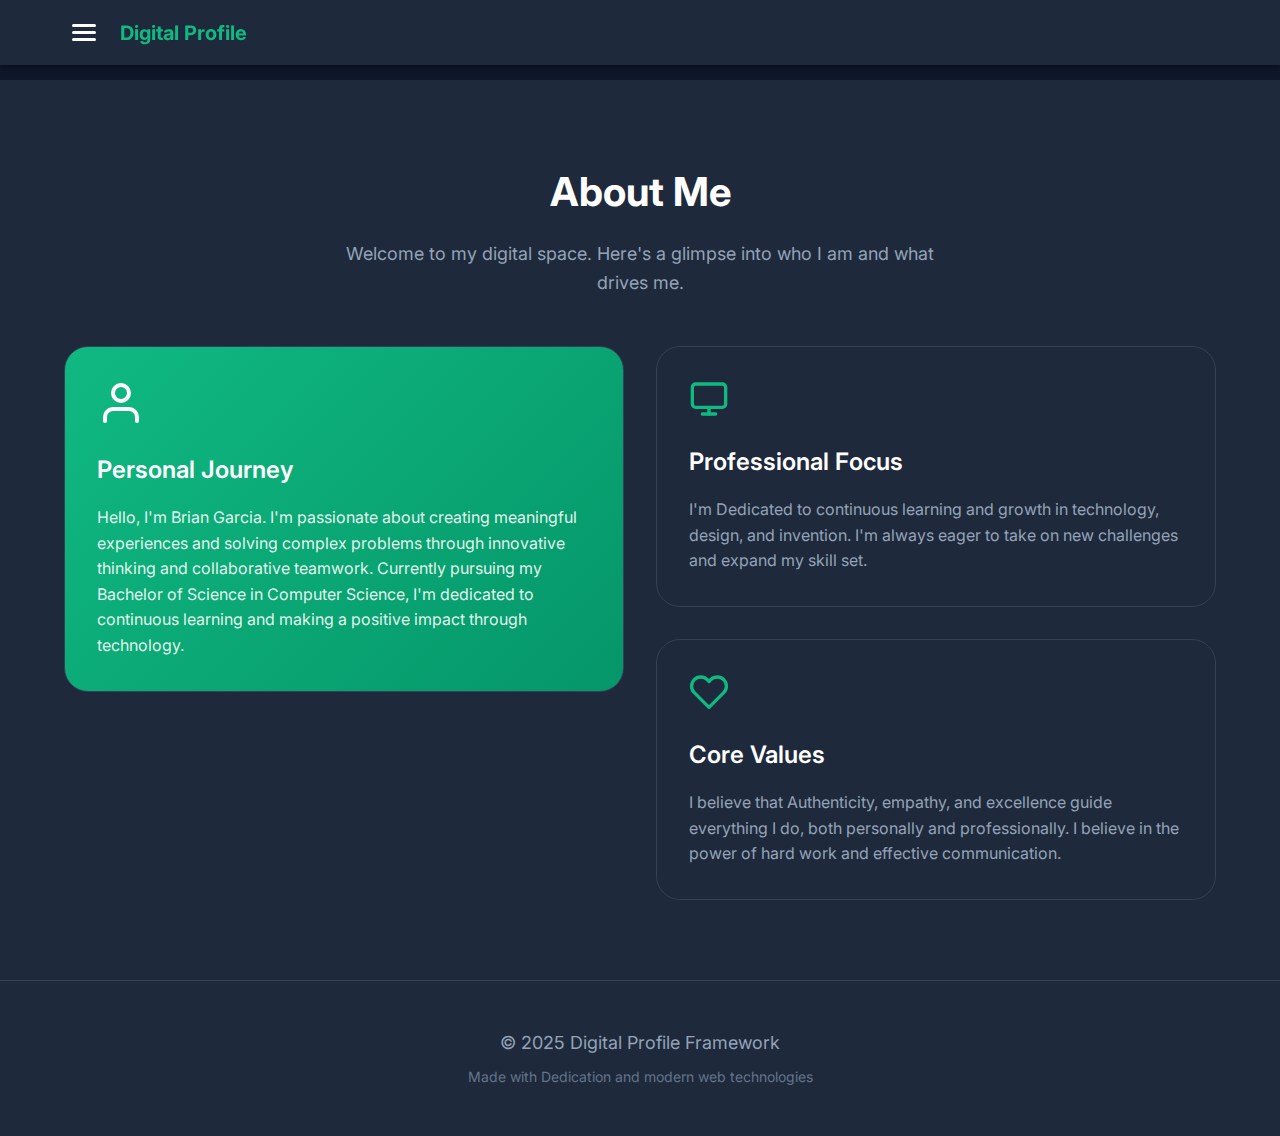
<file: about.html>
<!DOCTYPE html>
<html lang="en">
<head>
    <meta charset="UTF-8">
    <meta name="viewport" content="width=device-width, initial-scale=1.0">
    <title>About - Brian R. Garcia</title>
    <link rel="stylesheet" href="styles.css">
    <link href="https://fonts.googleapis.com/css2?family=Inter:wght@300;400;500;600;700&display=swap" rel="stylesheet">
</head>
<body>
    <!-- Header -->
    <header class="header" id="header">
        <div class="header-container">
            <button class="hamburger" id="hamburger" aria-label="Toggle menu">
                <span class="hamburger-line"></span>
                <span class="hamburger-line"></span>
                <span class="hamburger-line"></span>
            </button>
            <h1 class="logo">Digital Profile</h1>
        </div>
    </header>

    <!-- Side Panel -->
    <div class="side-panel" id="sidePanel">
        <div class="side-panel-overlay" id="sidePanelOverlay"></div>
        <nav class="side-panel-content">
            <div class="side-panel-header">
                <h2>Menu</h2>
                <button class="close-btn" id="closeBtn" aria-label="Close menu">×</button>
            </div>
            <div class="side-panel-links">
                <a href="index.html" class="side-panel-link">Home</a>
                <a href="projects.html" class="side-panel-link">Projects</a>
                <a href="skills.html" class="side-panel-link">Skills</a>
                <a href="activities.html" class="side-panel-link">Activities</a>
                <a href="resume.html" class="side-panel-link">Resume</a>
                <a href="gallery.html" class="side-panel-link">Gallery</a>
                <a href="blog.html" class="side-panel-link">Blog</a>
                <a href="showcase.html" class="side-panel-link">Showcase</a>
                <a href="about.html" class="side-panel-link active">About</a>
                <a href="contacts.html" class="side-panel-link">Contacts</a>
                <a href="reflection.html" class="side-panel-link">Reflection</a>
                <a href="appreciation.html" class="side-panel-link">Appreciation</a>
            </div>
        </nav>
    </div>

    <!-- About Me Section -->
    <section class="section section-alt" id="about">
        <div class="container">
            <h2 class="section-title">About Me</h2>
            <p class="section-subtitle">Welcome to my digital space. Here's a glimpse into who I am and what drives me.</p>
            
            <div class="about-grid">
                <div class="about-card featured">
                    <div class="card-icon">
                        <svg width="48" height="48" viewBox="0 0 24 24" fill="none" stroke="currentColor" stroke-width="2" stroke-linecap="round" stroke-linejoin="round">
                            <path d="M20 21v-2a4 4 0 0 0-4-4H8a4 4 0 0 0-4 4v2"></path>
                            <circle cx="12" cy="7" r="4"></circle>
                        </svg>
                    </div>
                    <h3>Personal Journey</h3>
                    <p>Hello, I'm Brian Garcia. I'm passionate about creating meaningful experiences and solving complex problems through innovative thinking and collaborative teamwork. Currently pursuing my Bachelor of Science in Computer Science, I'm dedicated to continuous learning and making a positive impact through technology.</p>
                </div>
                
                <div class="about-card">
                    <div class="card-icon">
                        <svg width="40" height="40" viewBox="0 0 24 24" fill="none" stroke="currentColor" stroke-width="2" stroke-linecap="round" stroke-linejoin="round">
                            <rect x="2" y="3" width="20" height="14" rx="2" ry="2"></rect>
                            <line x1="8" y1="21" x2="16" y2="21"></line>
                            <line x1="12" y1="17" x2="12" y2="21"></line>
                        </svg>
                    </div>
                    <h3>Professional Focus</h3>
                    <p>I'm Dedicated to continuous learning and growth in technology, design, and invention. I'm always eager to take on new challenges and expand my skill set.</p>
                </div>
                
                <div class="about-card">
                    <div class="card-icon">
                        <svg width="40" height="40" viewBox="0 0 24 24" fill="none" stroke="currentColor" stroke-width="2" stroke-linecap="round" stroke-linejoin="round">
                            <path d="M20.84 4.61a5.5 5.5 0 0 0-7.78 0L12 5.67l-1.06-1.06a5.5 5.5 0 0 0-7.78 7.78l1.06 1.06L12 21.23l7.78-7.78 1.06-1.06a5.5 5.5 0 0 0 0-7.78z"></path>
                        </svg>
                    </div>
                    <h3>Core Values</h3>
                    <p>I believe that Authenticity, empathy, and excellence guide everything I do, both personally and professionally. I believe in the power of hard work and effective communication.</p>
                </div>
            </div>
        </div>
    </section>

    <!-- Footer -->
    <footer class="footer">
        <div class="container">
            <p class="footer-text">© 2025 Digital Profile Framework</p>
            <p class="footer-subtext">Made with Dedication and modern web technologies</p>
        </div>
    </footer>

    <script src="script.js"></script>
</body>
</html>
</file>
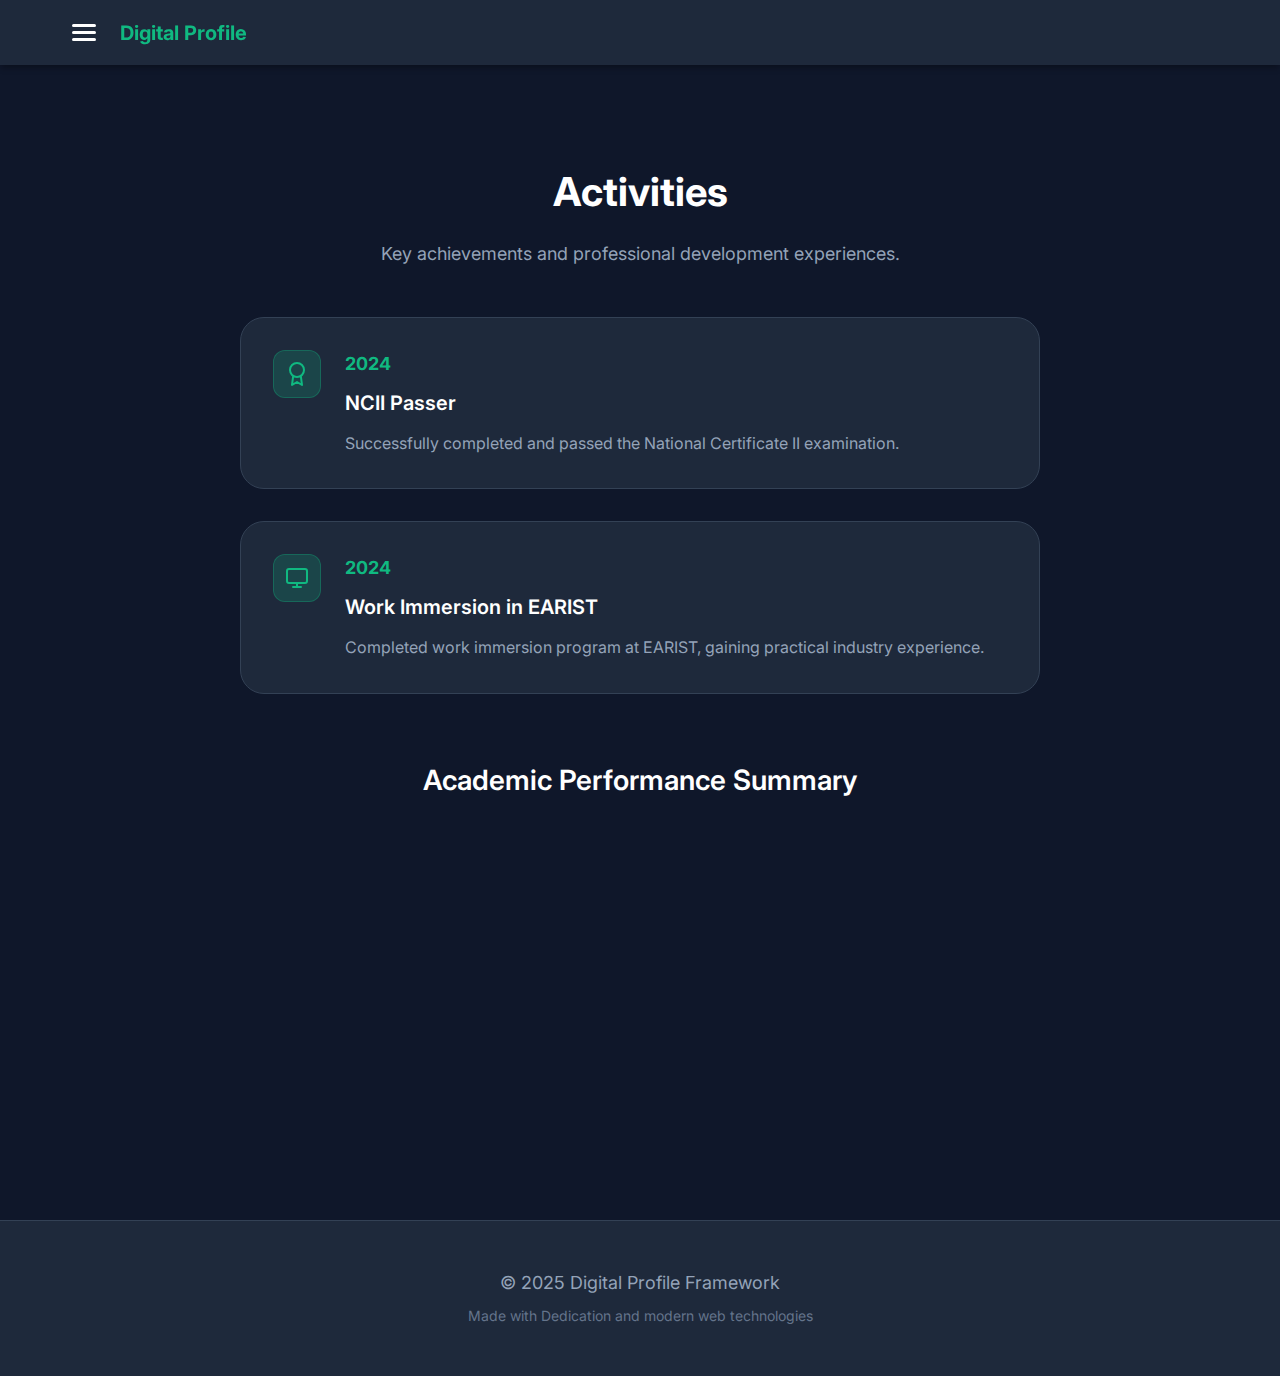
<file: activities.html>
<!DOCTYPE html>
<html lang="en">
<head>
    <meta charset="UTF-8">
    <meta name="viewport" content="width=device-width, initial-scale=1.0">
    <title>Activities - Brian R. Garcia</title>
    <link rel="stylesheet" href="styles.css">
    <link href="https://fonts.googleapis.com/css2?family=Inter:wght@300;400;500;600;700&display=swap" rel="stylesheet">
</head>
<body>
    <!-- Header -->
    <header class="header" id="header">
        <div class="header-container">
            <button class="hamburger" id="hamburger" aria-label="Toggle menu">
                <span class="hamburger-line"></span>
                <span class="hamburger-line"></span>
                <span class="hamburger-line"></span>
            </button>
            <h1 class="logo">Digital Profile</h1>
        </div>
    </header>

    <!-- Side Panel -->
    <div class="side-panel" id="sidePanel">
        <div class="side-panel-overlay" id="sidePanelOverlay"></div>
        <nav class="side-panel-content">
            <div class="side-panel-header">
                <h2>Menu</h2>
                <button class="close-btn" id="closeBtn" aria-label="Close menu">×</button>
            </div>
            <div class="side-panel-links">
                <a href="index.html" class="side-panel-link">Home</a>
                <a href="projects.html" class="side-panel-link">Projects</a>
                <a href="skills.html" class="side-panel-link">Skills</a>
                <a href="activities.html" class="side-panel-link active">Activities</a>
                <a href="resume.html" class="side-panel-link">Resume</a>
                <a href="gallery.html" class="side-panel-link">Gallery</a>
                <a href="blog.html" class="side-panel-link">Blog</a>
                <a href="showcase.html" class="side-panel-link">Showcase</a>
                <a href="about.html" class="side-panel-link">About</a>
                <a href="contacts.html" class="side-panel-link">Contacts</a>
                <a href="reflection.html" class="side-panel-link">Reflection</a>
                <a href="appreciation.html" class="side-panel-link">Appreciation</a>
            </div>
        </nav>
    </div>

    <!-- Activities Section -->
    <section class="section" id="activities">
        <div class="container">
            <h2 class="section-title">Activities</h2>
            <p class="section-subtitle">Key achievements and professional development experiences.</p>
            
            <!-- Activities Timeline -->
            <div class="activities-timeline">
                <div class="activity-item">
                    <div class="activity-icon">
                        <svg width="24" height="24" viewBox="0 0 24 24" fill="none" stroke="currentColor" stroke-width="2" stroke-linecap="round" stroke-linejoin="round">
                            <circle cx="12" cy="8" r="7"></circle>
                            <polyline points="8.21,13.89 7,23 12,20 17,23 15.79,13.88"></polyline>
                        </svg>
                    </div>
                    <div class="activity-content">
                        <div class="activity-year">2024</div>
                        <h3>NCII Passer</h3>
                        <p>Successfully completed and passed the National Certificate II examination.</p>
                    </div>
                </div>
                
                <div class="activity-item">
                    <div class="activity-icon">
                        <svg width="24" height="24" viewBox="0 0 24 24" fill="none" stroke="currentColor" stroke-width="2" stroke-linecap="round" stroke-linejoin="round">
                            <rect x="2" y="3" width="20" height="14" rx="2" ry="2"></rect>
                            <line x1="8" y1="21" x2="16" y2="21"></line>
                            <line x1="12" y1="17" x2="12" y2="21"></line>
                        </svg>
                    </div>
                    <div class="activity-content">
                        <div class="activity-year">2024</div>
                        <h3>Work Immersion in EARIST</h3>
                        <p>Completed work immersion program at EARIST, gaining practical industry experience.</p>
                    </div>
                </div>
            </div>

            <!-- Academic Performance Table -->
            <div class="table-section">
                <h3 class="table-title">Academic Performance Summary</h3>
                <div class="table-container">
                    <table class="performance-table">
                        <thead>
                            <tr>
                                <th>Academic Year</th>
                                <th>Level</th>
                                <th>Achievement</th>
                                <th>GPA</th>
                                <th>Status</th>
                            </tr>
                        </thead>
                        <tbody>
                            <tr>
                                <td>2022-2023</td>
                                <td>Grade 11</td>
                                <td>Honor Student</td>
                                <td>91</td>
                                <td><span class="status-badge status-excellent">Excellent</span></td>
                            </tr>
                            <tr>
                                <td>2023-2024</td>
                                <td>Grade 12</td>
                                <td>Honor Student</td>
                                <td>94</td>
                                <td><span class="status-badge status-excellent">Excellent</span></td>
                            </tr>
                            <tr>
                                <td>2024-Present</td>
                                <td>College 1st Year</td>
                                <td>BSCS Student</td>
                                <td>Ongoing</td>
                                <td><span class="status-badge status-active">Active</span></td>
                            </tr>
                            <tr>
                                <td>2024</td>
                                <td>Certification</td>
                                <td>NCII Passer</td>
                                <td>Certified</td>
                                <td><span class="status-badge status-completed">Completed</span></td>
                            </tr>
                        </tbody>
                    </table>
                </div>
            </div>
        </div>
    </section>

    <!-- Footer -->
    <footer class="footer">
        <div class="container">
            <p class="footer-text">© 2025 Digital Profile Framework</p>
            <p class="footer-subtext">Made with Dedication and modern web technologies</p>
        </div>
    </footer>

    <script src="script.js"></script>
</body>
</html>
</file>
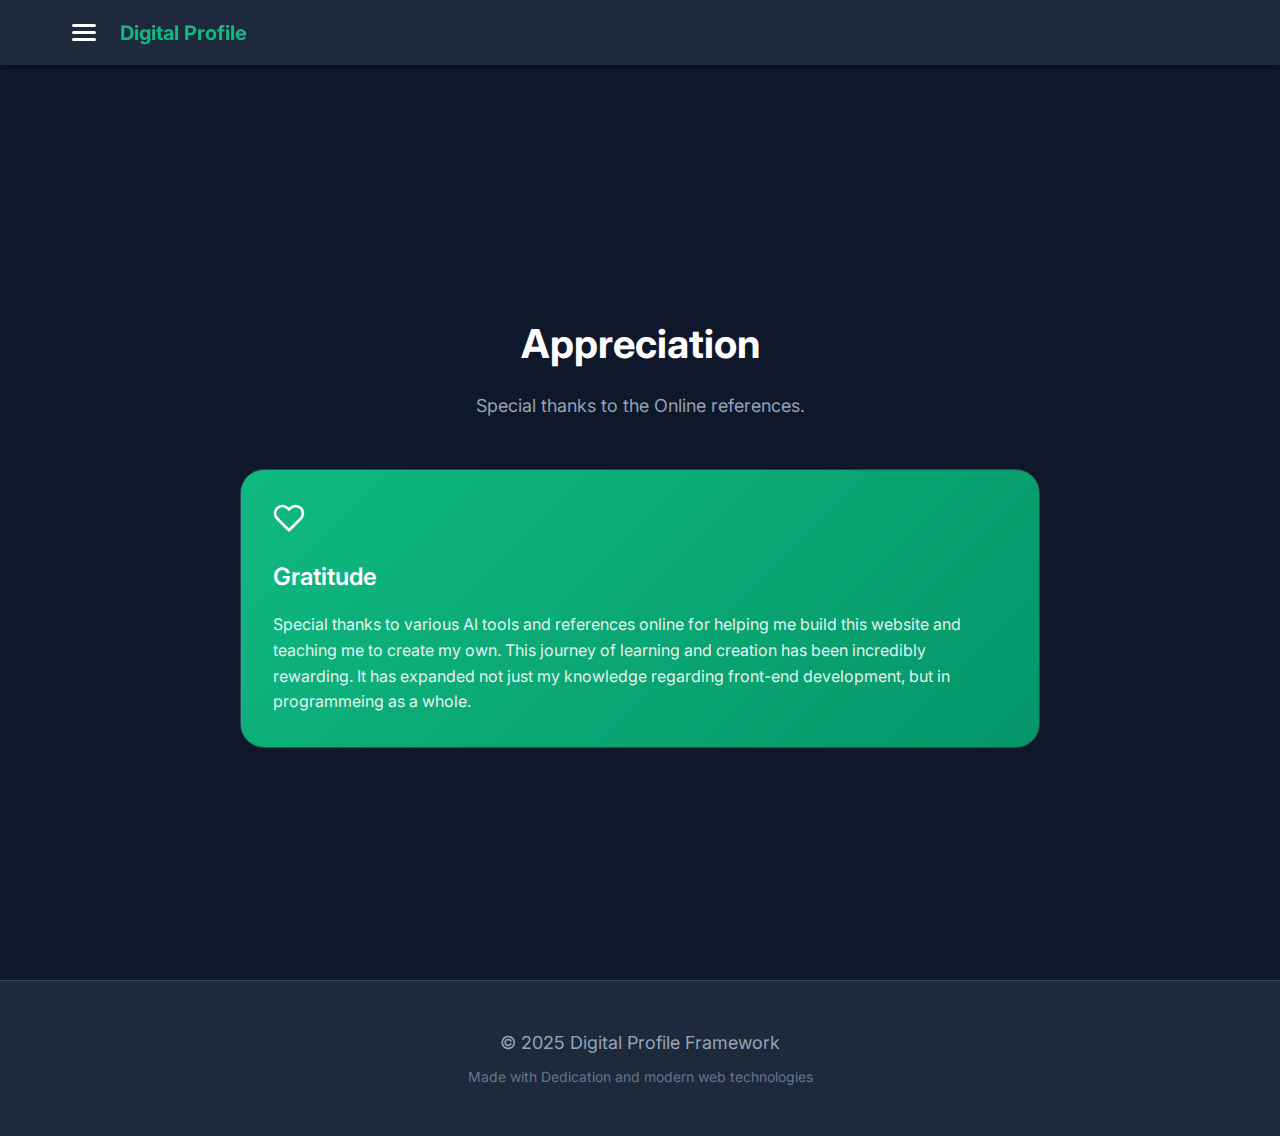
<file: appreciation.html>
<!DOCTYPE html>
<html lang="en">
<head>
    <meta charset="UTF-8">
    <meta name="viewport" content="width=device-width, initial-scale=1.0">
    <title>Appreciation - Brian R. Garcia</title>
    <link rel="stylesheet" href="styles.css">
    <link href="https://fonts.googleapis.com/css2?family=Inter:wght@300;400;500;600;700&display=swap" rel="stylesheet">
</head>
<body>
    <!-- Header -->
    <header class="header" id="header">
        <div class="header-container">
            <button class="hamburger" id="hamburger" aria-label="Toggle menu">
                <span class="hamburger-line"></span>
                <span class="hamburger-line"></span>
                <span class="hamburger-line"></span>
            </button>
            <h1 class="logo">Digital Profile</h1>
        </div>
    </header>

    <!-- Side Panel -->
    <div class="side-panel" id="sidePanel">
        <div class="side-panel-overlay" id="sidePanelOverlay"></div>
        <nav class="side-panel-content">
            <div class="side-panel-header">
                <h2>Menu</h2>
                <button class="close-btn" id="closeBtn" aria-label="Close menu">×</button>
            </div>
            <div class="side-panel-links">
                <a href="index.html" class="side-panel-link">Home</a>
                <a href="projects.html" class="side-panel-link">Projects</a>
                <a href="skills.html" class="side-panel-link">Skills</a>
                <a href="activities.html" class="side-panel-link">Activities</a>
                <a href="resume.html" class="side-panel-link">Resume</a>
                <a href="gallery.html" class="side-panel-link">Gallery</a>
                <a href="blog.html" class="side-panel-link">Blog</a>
                <a href="showcase.html" class="side-panel-link">Showcase</a>
                <a href="about.html" class="side-panel-link">About</a>
                <a href="contacts.html" class="side-panel-link">Contacts</a>
                <a href="reflection.html" class="side-panel-link">Reflection</a>
                <a href="appreciation.html" class="side-panel-link active">Appreciation</a>
            </div>
        </nav>
    </div>

    <!-- Appreciation Section -->
    <section class="section" id="appreciation">
        <div class="container">
            <h2 class="section-title">Appreciation</h2>
            <p class="section-subtitle">Special thanks to the Online references.</p>
            
            <div class="appreciation-container">
                <div class="appreciation-card about-card featured">
                    <div class="card-icon">
                        <svg width="32" height="32" viewBox="0 0 24 24" fill="none" stroke="currentColor" stroke-width="2" stroke-linecap="round" stroke-linejoin="round">
                            <path d="M20.84 4.61a5.5 5.5 0 0 0-7.78 0L12 5.67l-1.06-1.06a5.5 5.5 0 0 0-7.78 7.78l1.06 1.06L12 21.23l7.78-7.78 1.06-1.06a5.5 5.5 0 0 0 0-7.78z"></path>
                        </svg>
                    </div>
                    <h3>Gratitude</h3>
                    <p>Special thanks to various AI tools and references online for helping me build this website and teaching me to create my own. This journey of learning and creation has been incredibly rewarding. It has expanded not just my knowledge regarding front-end development, but in programmeing as a whole.</p>
                </div>
            </div>
        </div>
    </section>

    <!-- Footer -->
    <footer class="footer">
        <div class="container">
            <p class="footer-text">© 2025 Digital Profile Framework</p>
            <p class="footer-subtext">Made with Dedication and modern web technologies</p>
        </div>
    </footer>

    <script src="script.js"></script>
</body>
</html>
</file>
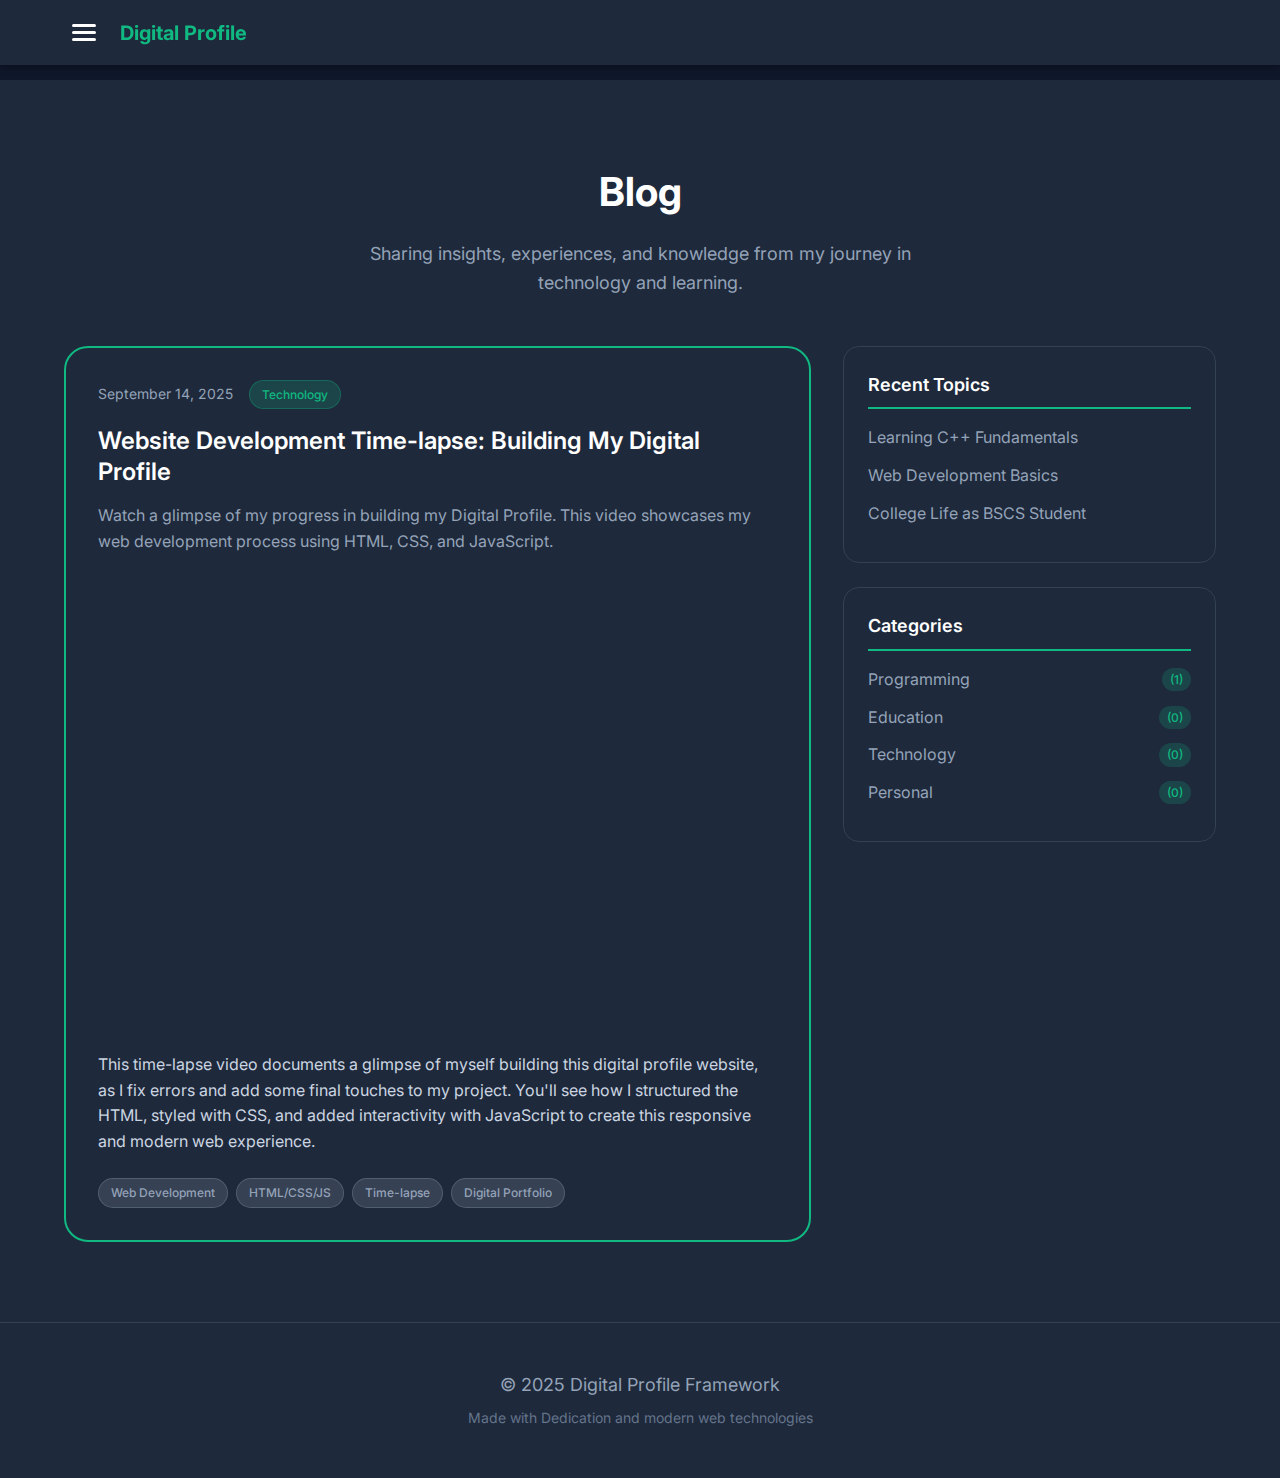
<file: blog.html>
<!DOCTYPE html>
<html lang="en">
<head>
    <meta charset="UTF-8">
    <meta name="viewport" content="width=device-width, initial-scale=1.0">
    <title>Blog - Brian R. Garcia</title>
    <link rel="stylesheet" href="styles.css">
    <link href="https://fonts.googleapis.com/css2?family=Inter:wght@300;400;500;600;700&display=swap" rel="stylesheet">
</head>
<body>
    <!-- Header -->
    <header class="header" id="header">
        <div class="header-container">
            <button class="hamburger" id="hamburger" aria-label="Toggle menu">
                <span class="hamburger-line"></span>
                <span class="hamburger-line"></span>
                <span class="hamburger-line"></span>
            </button>
            <h1 class="logo">Digital Profile</h1>
        </div>
    </header>

    <!-- Side Panel -->
    <div class="side-panel" id="sidePanel">
        <div class="side-panel-overlay" id="sidePanelOverlay"></div>
        <nav class="side-panel-content">
            <div class="side-panel-header">
                <h2>Menu</h2>
                <button class="close-btn" id="closeBtn" aria-label="Close menu">×</button>
            </div>
            <div class="side-panel-links">
                <a href="index.html" class="side-panel-link">Home</a>
                <a href="projects.html" class="side-panel-link">Projects</a>
                <a href="skills.html" class="side-panel-link">Skills</a>
                <a href="activities.html" class="side-panel-link">Activities</a>
                <a href="resume.html" class="side-panel-link">Resume</a>
                <a href="gallery.html" class="side-panel-link">Gallery</a>
                <a href="blog.html" class="side-panel-link active">Blog</a>
                <a href="showcase.html" class="side-panel-link">Showcase</a>
                <a href="about.html" class="side-panel-link">About</a>
                <a href="contacts.html" class="side-panel-link">Contacts</a>
                <a href="reflection.html" class="side-panel-link">Reflection</a>
                <a href="appreciation.html" class="side-panel-link">Appreciation</a>
            </div>
        </nav>
    </div>

    <!-- Blog Section -->
    <section class="section section-alt" id="blog">
        <div class="container">
            <h2 class="section-title">Blog</h2>
            <p class="section-subtitle">Sharing insights, experiences, and knowledge from my journey in technology and learning.</p>
            
            <div class="blog-content">
                <article class="blog-post featured-post">
                    <div class="blog-post-header">
                        <div class="blog-meta">
                            <span class="blog-date">September 14, 2025</span>
                            <span class="blog-category">Technology</span>
                        </div>
                        <h3 class="blog-title">Website Development Time-lapse: Building My Digital Profile</h3>
                        <p class="blog-excerpt">
                            Watch a glimpse of my progress in building my Digital Profile. This video showcases my web development process using HTML, CSS, and JavaScript.
                        </p>
                    </div>
                    
                    <div class="video-container">
                        <iframe 
                            src="https://www.youtube.com/embed/apxHzW4g-hk" 
                            title="Website Development Time-lapse" 
                            frameborder="0" 
                            allow="accelerometer; autoplay; clipboard-write; encrypted-media; gyroscope; picture-in-picture; web-share" 
                            allowfullscreen>
                        </iframe>
                    </div>
                    
                    <div class="blog-post-content">
                        <p>This time-lapse video documents a glimpse of myself building this digital profile website, as I fix errors and add some final touches to my project. You'll see how I structured the HTML, styled with CSS, and added interactivity with JavaScript to create this responsive and modern web experience.</p>
                        
                        <div class="blog-tags">
                            <span class="blog-tag">Web Development</span>
                            <span class="blog-tag">HTML/CSS/JS</span>
                            <span class="blog-tag">Time-lapse</span>
                            <span class="blog-tag">Digital Portfolio</span>
                        </div>
                    </div>
                </article>

                <div class="blog-sidebar">
                    <div class="sidebar-widget">
                        <h4>Recent Topics</h4>
                        <ul class="topic-list">
                            <li><a href="#blog">Learning C++ Fundamentals</a></li>
                            <li><a href="#blog">Web Development Basics</a></li>
                            <li><a href="#blog">College Life as BSCS Student</a></li>
                        </ul>
                    </div>
                    
                    <div class="sidebar-widget">
                        <h4>Categories</h4>
                        <ul class="category-list">
                            <li><a href="#blog">Programming <span>(1)</span></a></li>
                            <li><a href="#blog">Education <span>(0)</span></a></li>
                            <li><a href="#blog">Technology <span>(0)</span></a></li>
                            <li><a href="#blog">Personal <span>(0)</span></a></li>
                        </ul>
                    </div>
                </div>
            </div>
        </div>
    </section>

    <!-- Footer -->
    <footer class="footer">
        <div class="container">
            <p class="footer-text">© 2025 Digital Profile Framework</p>
            <p class="footer-subtext">Made with Dedication and modern web technologies</p>
        </div>
    </footer>

    <script src="script.js"></script>
</body>
</html>
</file>
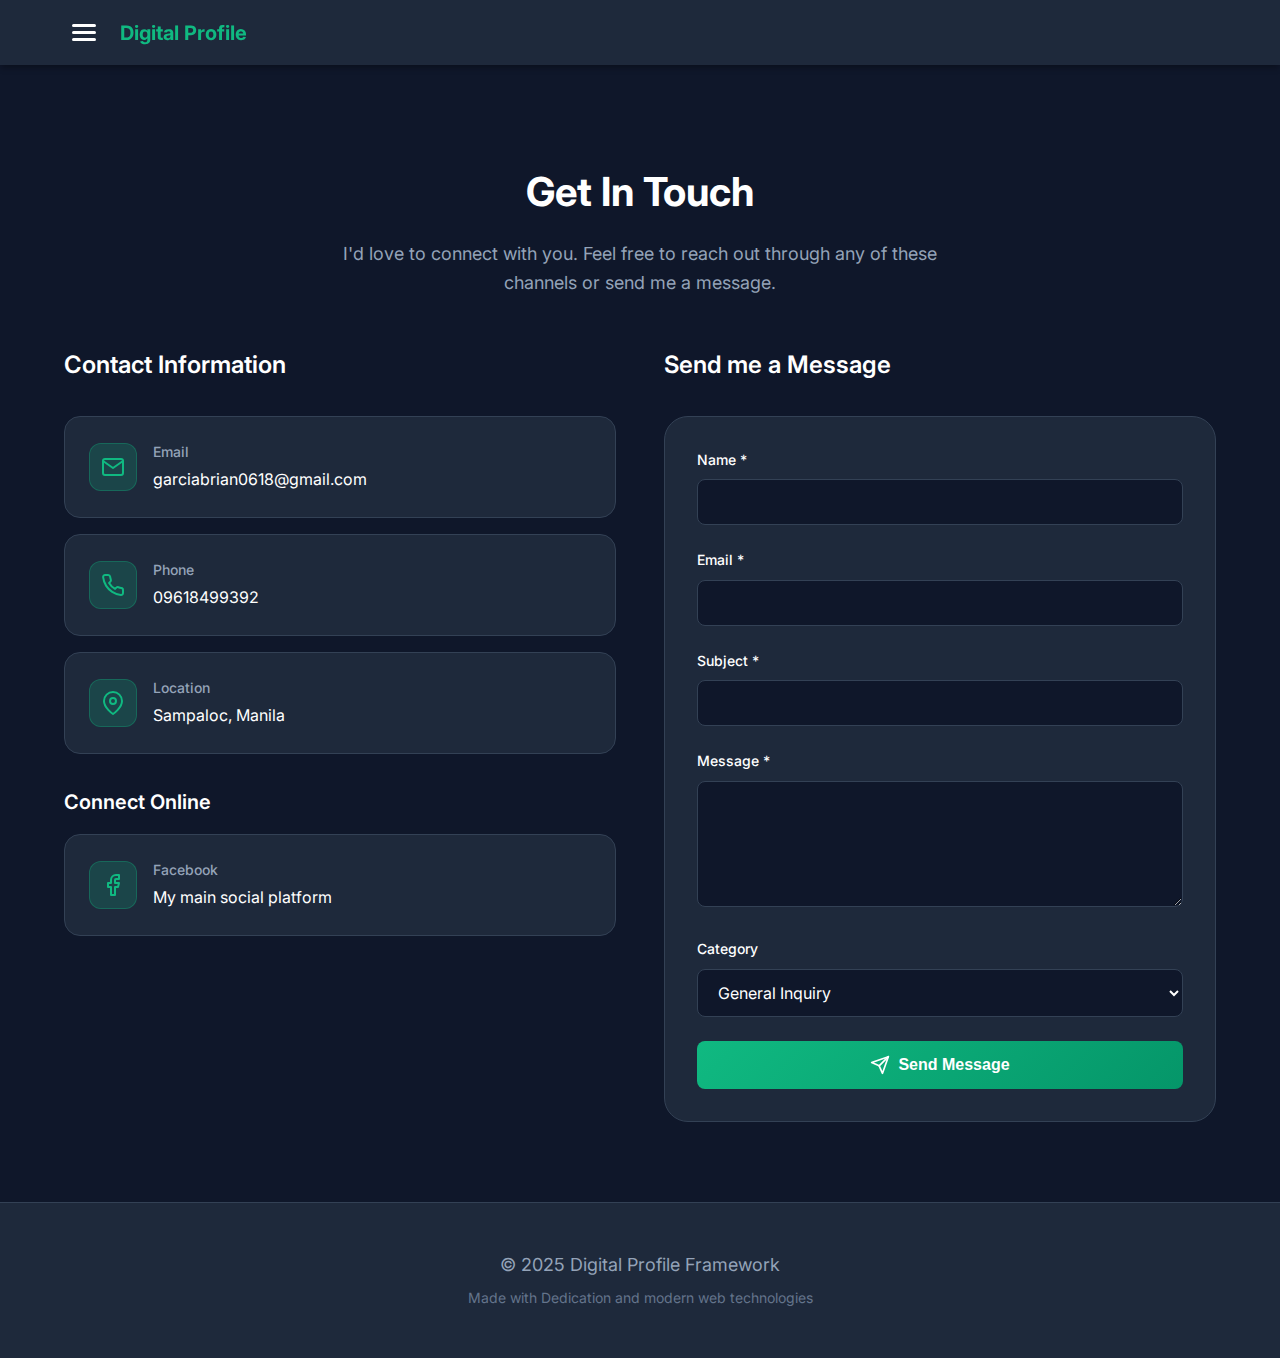
<file: contacts.html>
<!DOCTYPE html>
<html lang="en">
<head>
    <meta charset="UTF-8">
    <meta name="viewport" content="width=device-width, initial-scale=1.0">
    <title>Contacts - Brian R. Garcia</title>
    <link rel="stylesheet" href="styles.css">
    <link href="https://fonts.googleapis.com/css2?family=Inter:wght@300;400;500;600;700&display=swap" rel="stylesheet">
</head>
<body>
    <!-- Header -->
    <header class="header" id="header">
        <div class="header-container">
            <button class="hamburger" id="hamburger" aria-label="Toggle menu">
                <span class="hamburger-line"></span>
                <span class="hamburger-line"></span>
                <span class="hamburger-line"></span>
            </button>
            <h1 class="logo">Digital Profile</h1>
        </div>
    </header>

    <!-- Side Panel -->
    <div class="side-panel" id="sidePanel">
        <div class="side-panel-overlay" id="sidePanelOverlay"></div>
        <nav class="side-panel-content">
            <div class="side-panel-header">
                <h2>Menu</h2>
                <button class="close-btn" id="closeBtn" aria-label="Close menu">×</button>
            </div>
            <div class="side-panel-links">
                <a href="index.html" class="side-panel-link">Home</a>
                <a href="projects.html" class="side-panel-link">Projects</a>
                <a href="skills.html" class="side-panel-link">Skills</a>
                <a href="activities.html" class="side-panel-link">Activities</a>
                <a href="resume.html" class="side-panel-link">Resume</a>
                <a href="gallery.html" class="side-panel-link">Gallery</a>
                <a href="blog.html" class="side-panel-link">Blog</a>
                <a href="showcase.html" class="side-panel-link">Showcase</a>
                <a href="about.html" class="side-panel-link">About</a>
                <a href="contacts.html" class="side-panel-link active">Contacts</a>
                <a href="reflection.html" class="side-panel-link">Reflection</a>
                <a href="appreciation.html" class="side-panel-link">Appreciation</a>
            </div>
        </nav>
    </div>

    <!-- Contacts Section -->
    <section class="section" id="contacts">
        <div class="container">
            <h2 class="section-title">Get In Touch</h2>
            <p class="section-subtitle">I'd love to connect with you. Feel free to reach out through any of these channels or send me a message.</p>
            
            <div class="contacts-grid">
                <div class="contact-group">
                    <h3 class="contact-group-title">Contact Information</h3>
                    
                    <div class="contact-item">
                        <div class="contact-icon">
                            <svg width="24" height="24" viewBox="0 0 24 24" fill="none" stroke="currentColor" stroke-width="2" stroke-linecap="round" stroke-linejoin="round">
                                <path d="M4 4h16c1.1 0 2 .9 2 2v12c0 1.1-.9 2-2 2H4c-1.1 0-2-.9-2-2V6c0-1.1.9-2 2-2z"></path>
                                <polyline points="22,6 12,13 2,6"></polyline>
                            </svg>
                        </div>
                        <div class="contact-info">
                            <p class="contact-label">Email</p>
                            <a href="mailto:garciabrian0618@gmail.com" class="contact-link">garciabrian0618@gmail.com</a>
                        </div>
                    </div>
                    
                    <div class="contact-item">
                        <div class="contact-icon">
                            <svg width="24" height="24" viewBox="0 0 24 24" fill="none" stroke="currentColor" stroke-width="2" stroke-linecap="round" stroke-linejoin="round">
                                <path d="M22 16.92v3a2 2 0 0 1-2.18 2 19.79 19.79 0 0 1-8.63-3.07 19.5 19.5 0 0 1-6-6 19.79 19.79 0 0 1-3.07-8.67A2 2 0 0 1 4.11 2h3a2 2 0 0 1 2 1.72 12.84 12.84 0 0 0 .7 2.81 2 2 0 0 1-.45 2.11L8.09 9.91a16 16 0 0 0 6 6l1.27-1.27a2 2 0 0 1 2.11-.45 12.84 12.84 0 0 0 2.81.7A2 2 0 0 1 22 16.92z"></path>
                            </svg>
                        </div>
                        <div class="contact-info">
                            <p class="contact-label">Phone</p>
                            <a href="tel:09618499392" class="contact-link">09618499392</a>
                        </div>
                    </div>
                    
                    <div class="contact-item">
                        <div class="contact-icon">
                            <svg width="24" height="24" viewBox="0 0 24 24" fill="none" stroke="currentColor" stroke-width="2" stroke-linecap="round" stroke-linejoin="round">
                                <path d="M21 10c0 7-9 13-9 13s-9-6-9-13a9 9 0 0 1 18 0z"></path>
                                <circle cx="12" cy="10" r="3"></circle>
                            </svg>
                        </div>
                        <div class="contact-info">
                            <p class="contact-label">Location</p>
                            <p class="contact-text">Sampaloc, Manila</p>
                        </div>
                    </div>

                    <h4 class="connect-title">Connect Online</h4>
                    
                    <a href="https://facebook.com/brian.garcia.395416" class="contact-item social-link">
                        <div class="contact-icon">
                            <svg width="24" height="24" viewBox="0 0 24 24" fill="none" stroke="currentColor" stroke-width="2" stroke-linecap="round" stroke-linejoin="round">
                                <path d="M18 2h-3a5 5 0 0 0-5 5v3H7v4h3v8h4v-8h3l1-4h-4V7a1 1 0 0 1 1-1h3z"></path>
                            </svg>
                        </div>
                        <div class="contact-info">
                            <p class="contact-label">Facebook</p>
                            <p class="contact-text">My main social platform</p>
                        </div>
                    </a>
                    
                    <a href="https://twitter.com/BrianGa58668204" class="contact-item social-link">
                        <div class="contact-icon">
                            <svg width="24" height="24" viewBox="0 0 24 24" fill="none" stroke="currentColor" stroke-width="2" stroke-linecap="round" stroke-linejoin="round">
                                <path d="M18.244 2.25h3.308l-7.227 8.26 8.502 11.24H16.17l-5.214-6.817L4.99 21.75H1.68l7.73-8.835L1.254 2.25H8.08l4.713 6.231zm-1.161 17.52h1.833L7.084 4.126H5.117z"></path>
                            </svg>
                        </div>
                        <div class="contact-info">
                            <p class="contact-label">X (Twitter)</p>
                            <p class="contact-text">Follow my updates</p>
                        </div>
                    </a>
                </div>
                
                <!-- Feedback Form -->
                <div class="contact-group">
                    <h3 class="contact-group-title">Send me a Message</h3>
                    <form class="feedback-form" id="feedbackForm">
                        <div class="form-group">
                            <label for="name" class="form-label">Name *</label>
                            <input type="text" id="name" name="name" class="form-input" required>
                        </div>
                        
                        <div class="form-group">
                            <label for="email" class="form-label">Email *</label>
                            <input type="email" id="email" name="email" class="form-input" required>
                        </div>
                        
                        <div class="form-group">
                            <label for="subject" class="form-label">Subject *</label>
                            <input type="text" id="subject" name="subject" class="form-input" required>
                        </div>
                        
                        <div class="form-group">
                            <label for="message" class="form-label">Message *</label>
                            <textarea id="message" name="message" class="form-textarea" rows="5" required></textarea>
                        </div>
                        
                        <div class="form-group">
                            <label for="category" class="form-label">Category</label>
                            <select id="category" name="category" class="form-select">
                                <option value="general">General Inquiry</option>
                                <option value="collaboration">Collaboration</option>
                                <option value="feedback">Feedback</option>
                                <option value="job">Job Opportunity</option>
                                <option value="other">Other</option>
                            </select>
                        </div>
                        
                        <button type="submit" class="form-submit">
                            <svg width="20" height="20" viewBox="0 0 24 24" fill="none" stroke="currentColor" stroke-width="2" stroke-linecap="round" stroke-linejoin="round">
                                <line x1="22" y1="2" x2="11" y2="13"></line>
                                <polygon points="22,2 15,22 11,13 2,9"></polygon>
                            </svg>
                            Send Message
                        </button>
                    </form>
                    
                    <div class="form-message" id="formMessage"></div>
                </div>
            </div>
        </div>
    </section>

    <!-- Footer -->
    <footer class="footer">
        <div class="container">
            <p class="footer-text">© 2025 Digital Profile Framework</p>
            <p class="footer-subtext">Made with Dedication and modern web technologies</p>
        </div>
    </footer>

    <script src="script.js"></script>
</body>
</html>
</file>
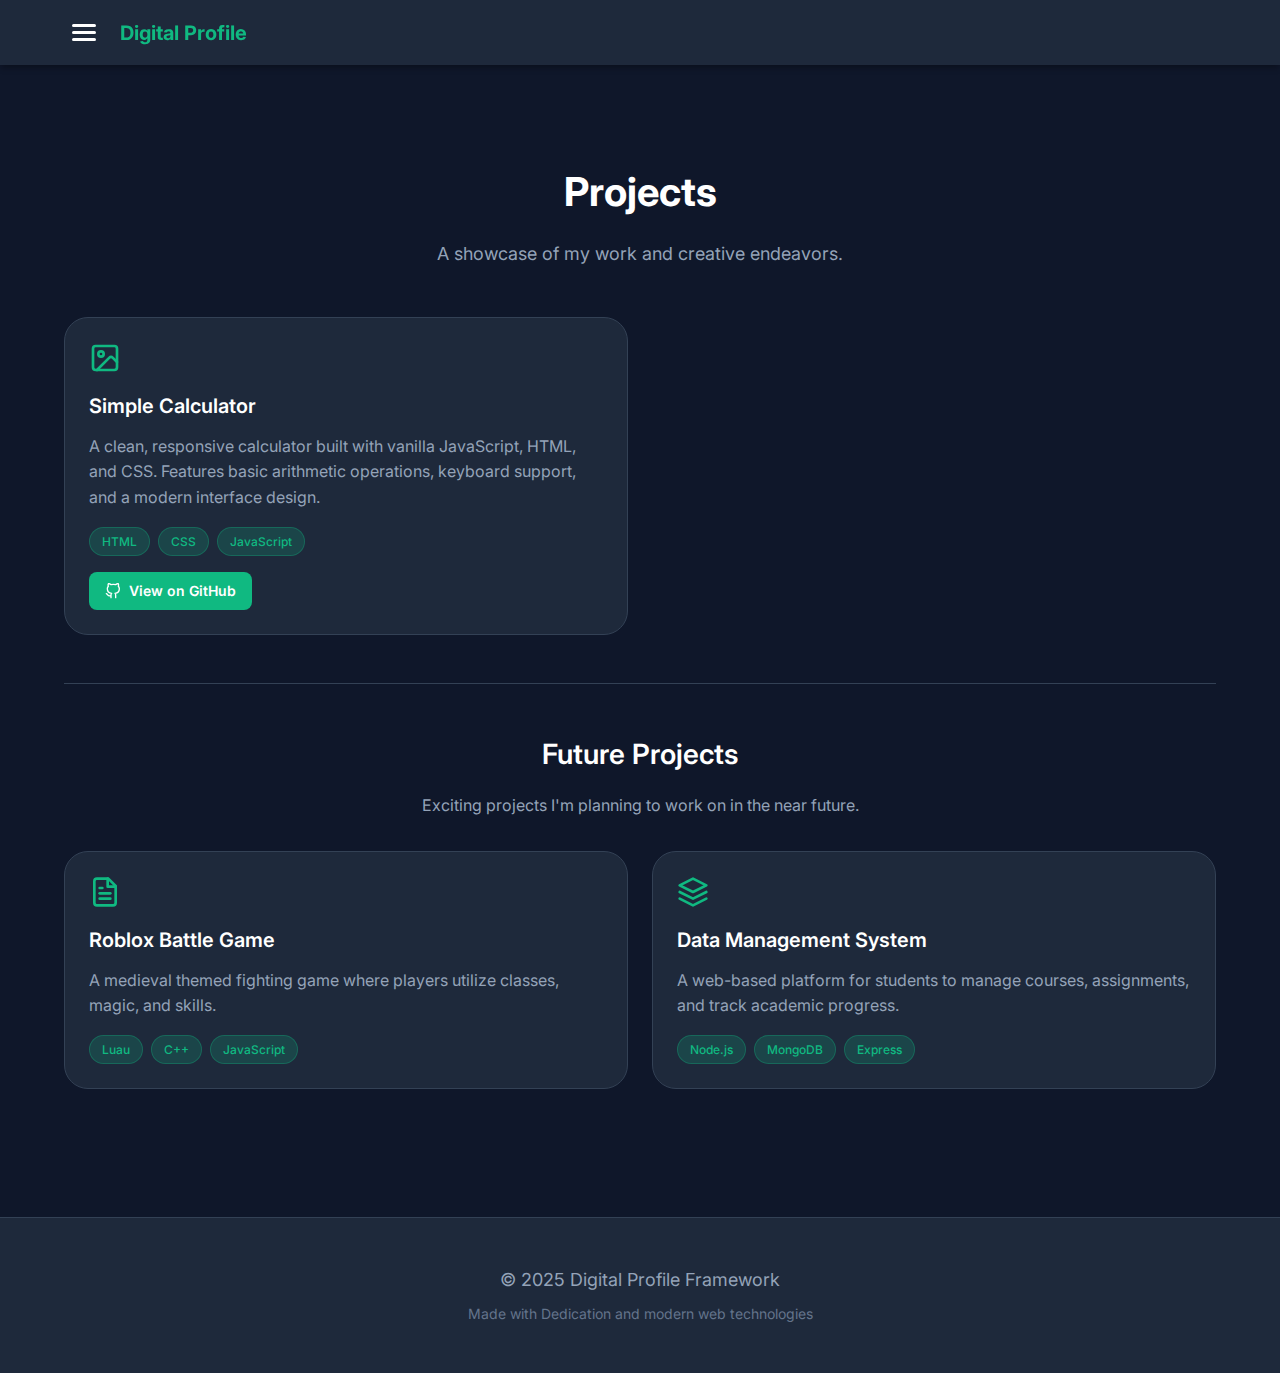
<file: projects.html>
<!DOCTYPE html>
<html lang="en">
<head>
    <meta charset="UTF-8">
    <meta name="viewport" content="width=device-width, initial-scale=1.0">
    <title>Projects - Brian R. Garcia</title>
    <link rel="stylesheet" href="styles.css">
    <link href="https://fonts.googleapis.com/css2?family=Inter:wght@300;400;500;600;700&display=swap" rel="stylesheet">
</head>
<body>
    <!-- Header -->
    <header class="header" id="header">
        <div class="header-container">
            <button class="hamburger" id="hamburger" aria-label="Toggle menu">
                <span class="hamburger-line"></span>
                <span class="hamburger-line"></span>
                <span class="hamburger-line"></span>
            </button>
            <h1 class="logo">Digital Profile</h1>
        </div>
    </header>

    <!-- Side Panel -->
    <div class="side-panel" id="sidePanel">
        <div class="side-panel-overlay" id="sidePanelOverlay"></div>
        <nav class="side-panel-content">
            <div class="side-panel-header">
                <h2>Menu</h2>
                <button class="close-btn" id="closeBtn" aria-label="Close menu">×</button>
            </div>
            <div class="side-panel-links">
                <a href="index.html" class="side-panel-link">Home</a>
                <a href="projects.html" class="side-panel-link active">Projects</a>
                <a href="skills.html" class="side-panel-link">Skills</a>
                <a href="activities.html" class="side-panel-link">Activities</a>
                <a href="resume.html" class="side-panel-link">Resume</a>
                <a href="gallery.html" class="side-panel-link">Gallery</a>
                <a href="blog.html" class="side-panel-link">Blog</a>
                <a href="showcase.html" class="side-panel-link">Showcase</a>
                <a href="about.html" class="side-panel-link">About</a>
                <a href="contacts.html" class="side-panel-link">Contacts</a>
                <a href="reflection.html" class="side-panel-link">Reflection</a>
                <a href="appreciation.html" class="side-panel-link">Appreciation</a>
            </div>
        </nav>
    </div>

    <!-- Projects Section -->
    <section class="section" id="projects">
        <div class="container">
            <h2 class="section-title">Projects</h2>
            <p class="section-subtitle">A showcase of my work and creative endeavors.</p>
            
            <div class="projects-grid">
                <div class="project-item">
                    <div class="project-icon">
                        <svg width="32" height="32" viewBox="0 0 24 24" fill="none" stroke="currentColor" stroke-width="2" stroke-linecap="round" stroke-linejoin="round">
                            <rect x="3" y="3" width="18" height="18" rx="2" ry="2"></rect>
                            <circle cx="9" cy="9" r="2"></circle>
                            <path d="m21 15-3.086-3.086a2 2 0 0 0-2.828 0L6 21"></path>
                        </svg>
                    </div>
                    <h3>Simple Calculator</h3>
                    <p>A clean, responsive calculator built with vanilla JavaScript, HTML, and CSS. Features basic arithmetic operations, keyboard support, and a modern interface design.</p>
                    <div class="project-tags">
                        <span class="project-tag">HTML</span>
                        <span class="project-tag">CSS</span>
                        <span class="project-tag">JavaScript</span>
                    </div>
                    <div style="margin-top: 1rem;">
                        <a href="https://phaethon02.github.io/Calculator/" target="_blank" class="btn btn-primary" style="display: inline-flex; align-items: center; gap: 0.5rem; padding: 0.5rem 1rem; font-size: 0.875rem;">
                            <svg width="16" height="16" viewBox="0 0 24 24" fill="none" stroke="currentColor" stroke-width="2" stroke-linecap="round" stroke-linejoin="round">
                                <path d="M9 19c-5 1.5-5-2.5-7-3m14 6v-3.87a3.37 3.37 0 0 0-.94-2.61c3.14-.35 6.44-1.54 6.44-7A5.44 5.44 0 0 0 20 4.77 5.07 5.07 0 0 0 19.91 1S18.73.65 16 2.48a13.38 13.38 0 0 0-7 0C6.27.65 5.09 1 5.09 1A5.07 5.07 0 0 0 5 4.77a5.44 5.44 0 0 0-1.5 3.78c0 5.42 3.3 6.61 6.44 7A3.37 3.37 0 0 0 9 18.13V22"></path>
                            </svg>
                            View on GitHub
                        </a>
                    </div>
                </div>
            </div>
           
            <div class="future-projects-section">
                <h3 class="future-projects-title">Future Projects</h3>
                <p class="future-projects-subtitle">Exciting projects I'm planning to work on in the near future.</p>
                
                <div class="projects-grid">
                    <div class="project-item">
                        <div class="project-icon">
                            <svg width="32" height="32" viewBox="0 0 24 24" fill="none" stroke="currentColor" stroke-width="2" stroke-linecap="round" stroke-linejoin="round">
                                <path d="M14.5 2H6a2 2 0 0 0-2 2v16a2 2 0 0 0 2 2h12a2 2 0 0 0 2-2V7.5L14.5 2z"></path>
                                <polyline points="14,2 14,8 20,8"></polyline>
                                <line x1="16" y1="13" x2="8" y2="13"></line>
                                <line x1="16" y1="17" x2="8" y2="17"></line>
                                <polyline points="10,9 9,9 8,9"></polyline>
                            </svg>
                        </div>
                        <h3>Roblox Battle Game</h3>
                        <p>A medieval themed fighting game where players utilize classes, magic, and skills.</p>
                        <div class="project-tags">
                            <span class="project-tag">Luau</span>
                            <span class="project-tag">C++</span>
                            <span class="project-tag">JavaScript</span>
                        </div>
                    </div>
                    
                    <div class="project-item">
                        <div class="project-icon">
                            <svg width="32" height="32" viewBox="0 0 24 24" fill="none" stroke="currentColor" stroke-width="2" stroke-linecap="round" stroke-linejoin="round">
                                <path d="M12 2L2 7l10 5 10-5-10-5z"></path>
                                <path d="m2 17 10 5 10-5"></path>
                                <path d="m2 12 10 5 10-5"></path>
                            </svg>
                        </div>
                        <h3>Data Management System</h3>
                        <p>A web-based platform for students to manage courses, assignments, and track academic progress.</p>
                        <div class="project-tags">
                            <span class="project-tag">Node.js</span>
                            <span class="project-tag">MongoDB</span>
                            <span class="project-tag">Express</span>
                        </div>
                    </div>
                </div>
            </div>
        </div>
    </section>

    <!-- Footer -->
    <footer class="footer">
        <div class="container">
            <p class="footer-text">© 2025 Digital Profile Framework</p>
            <p class="footer-subtext">Made with Dedication and modern web technologies</p>
        </div>
    </footer>

    <script src="script.js"></script>
</body>
</html>
</file>
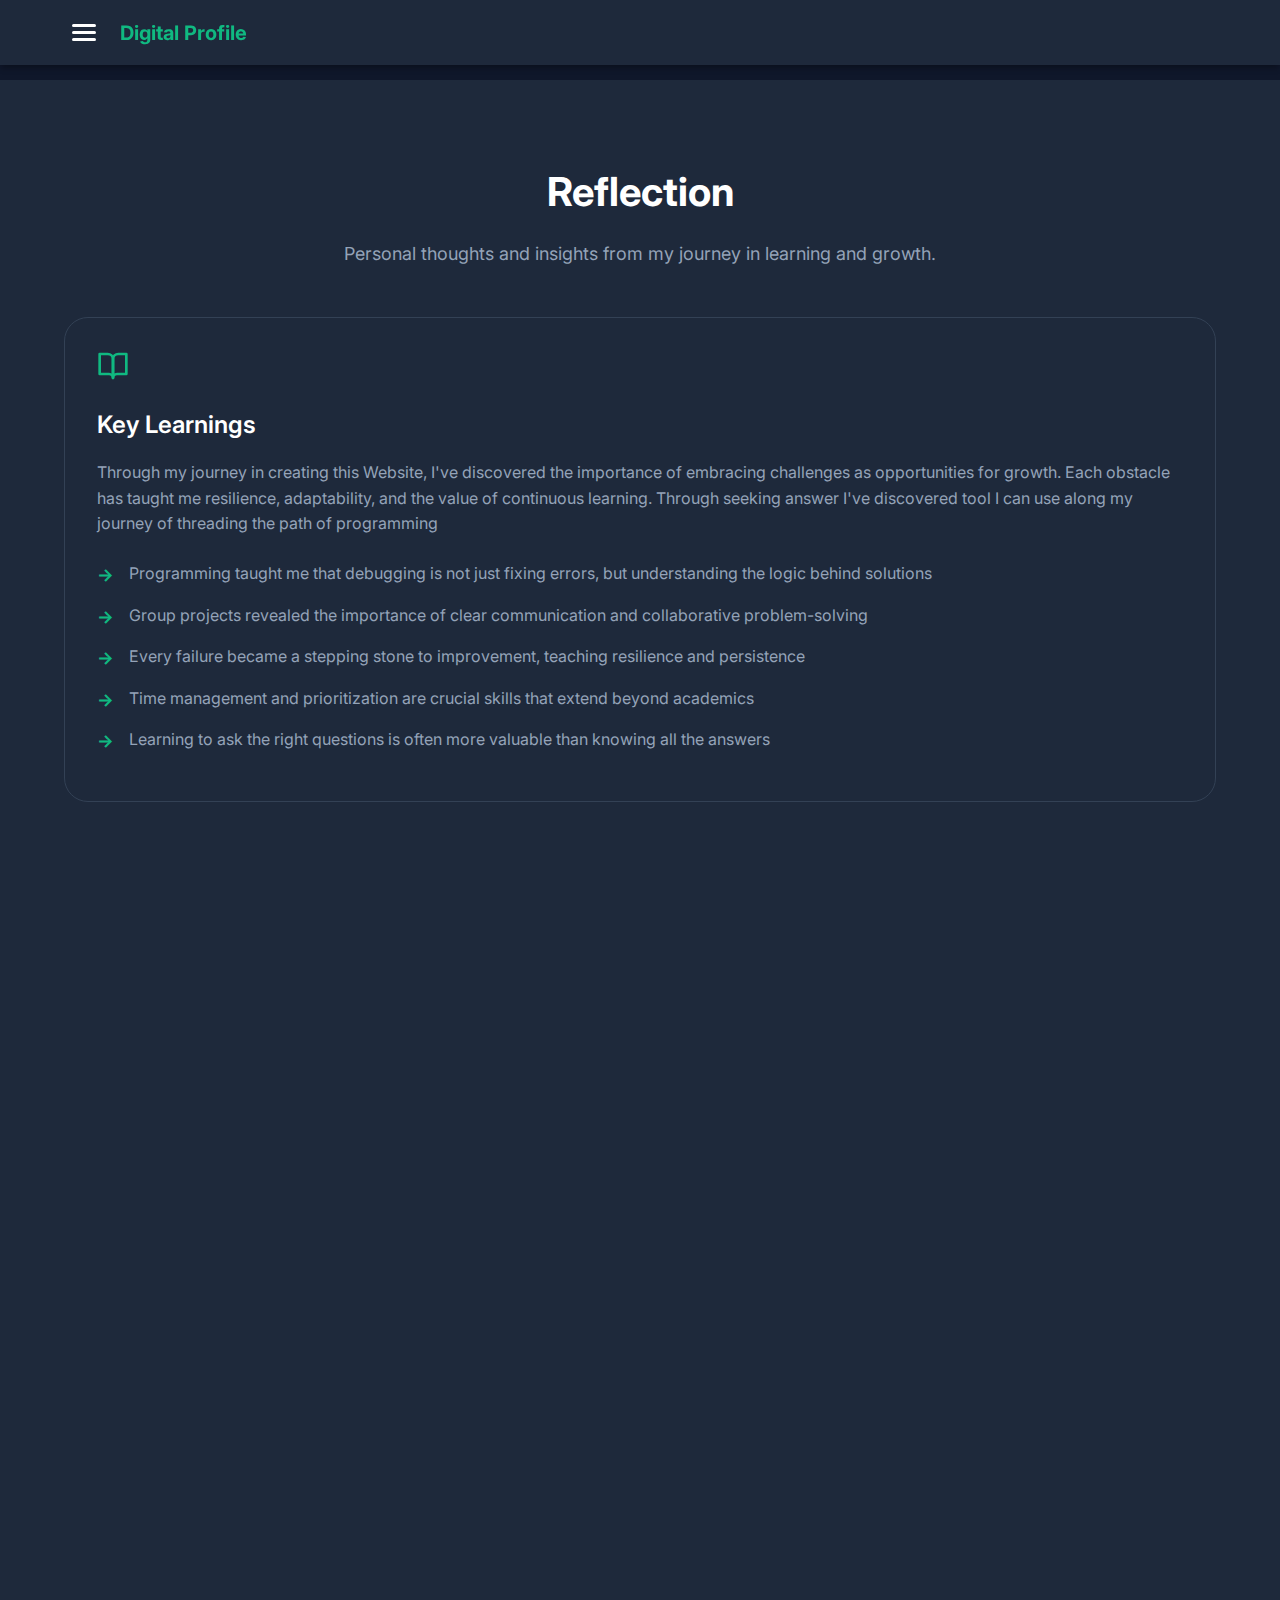
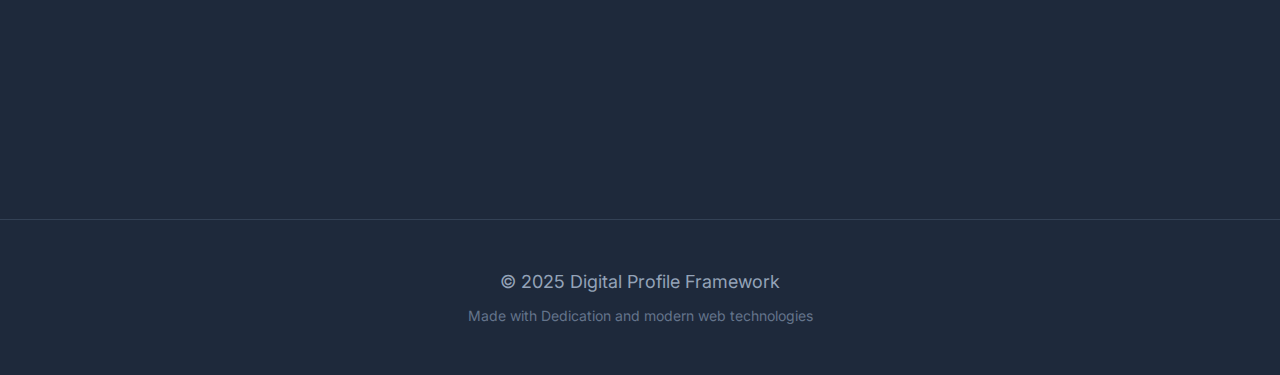
<file: reflection.html>
<!DOCTYPE html>
<html lang="en">
<head>
    <meta charset="UTF-8">
    <meta name="viewport" content="width=device-width, initial-scale=1.0">
    <title>Reflection - Brian R. Garcia</title>
    <link rel="stylesheet" href="styles.css">
    <link href="https://fonts.googleapis.com/css2?family=Inter:wght@300;400;500;600;700&display=swap" rel="stylesheet">
</head>
<body>
    <!-- Header -->
    <header class="header" id="header">
        <div class="header-container">
            <button class="hamburger" id="hamburger" aria-label="Toggle menu">
                <span class="hamburger-line"></span>
                <span class="hamburger-line"></span>
                <span class="hamburger-line"></span>
            </button>
            <h1 class="logo">Digital Profile</h1>
        </div>
    </header>

    <!-- Side Panel -->
    <div class="side-panel" id="sidePanel">
        <div class="side-panel-overlay" id="sidePanelOverlay"></div>
        <nav class="side-panel-content">
            <div class="side-panel-header">
                <h2>Menu</h2>
                <button class="close-btn" id="closeBtn" aria-label="Close menu">×</button>
            </div>
            <div class="side-panel-links">
                <a href="index.html" class="side-panel-link">Home</a>
                <a href="projects.html" class="side-panel-link">Projects</a>
                <a href="skills.html" class="side-panel-link">Skills</a>
                <a href="activities.html" class="side-panel-link">Activities</a>
                <a href="resume.html" class="side-panel-link">Resume</a>
                <a href="gallery.html" class="side-panel-link">Gallery</a>
                <a href="blog.html" class="side-panel-link">Blog</a>
                <a href="showcase.html" class="side-panel-link">Showcase</a>
                <a href="about.html" class="side-panel-link">About</a>
                <a href="contacts.html" class="side-panel-link">Contacts</a>
                <a href="reflection.html" class="side-panel-link active">Reflection</a>
                <a href="appreciation.html" class="side-panel-link">Appreciation</a>
            </div>
        </nav>
    </div>

    <!-- Reflection Section -->
    <section class="section section-alt" id="reflection">
        <div class="container">
            <h2 class="section-title">Reflection</h2>
            <p class="section-subtitle">Personal thoughts and insights from my journey in learning and growth.</p>
            
            <!-- Key Learnings Section -->
            <div class="reflection-section">
                <div class="reflection-card about-card">
                    <div class="card-icon">
                        <svg width="32" height="32" viewBox="0 0 24 24" fill="none" stroke="currentColor" stroke-width="2" stroke-linecap="round" stroke-linejoin="round">
                            <path d="M2 3h6a4 4 0 0 1 4 4v14a3 3 0 0 0-3-3H2z"></path>
                            <path d="M22 3h-6a4 4 0 0 0-4 4v14a3 3 0 0 1 3-3h7z"></path>
                        </svg>
                    </div>
                    <h3>Key Learnings</h3>
                    <p>Through my journey in creating this Website, I've discovered the importance of embracing challenges as opportunities for growth. Each obstacle has taught me resilience, adaptability, and the value of continuous learning. Through seeking answer I've discovered tool I can use along my journey of threading the path of programming</p>
                    <ul class="reflection-list">
                        <li>Programming taught me that debugging is not just fixing errors, but understanding the logic behind solutions</li>
                        <li>Group projects revealed the importance of clear communication and collaborative problem-solving</li>
                        <li>Every failure became a stepping stone to improvement, teaching resilience and persistence</li>
                        <li>Time management and prioritization are crucial skills that extend beyond academics</li>
                        <li>Learning to ask the right questions is often more valuable than knowing all the answers</li>
                    </ul>
                </div>
            </div>

            <!-- Future Goals Section -->
            <div class="reflection-section">
                <div class="reflection-card about-card">
                    <div class="card-icon">
                        <svg width="32" height="32" viewBox="0 0 24 24" fill="none" stroke="currentColor" stroke-width="2" stroke-linecap="round" stroke-linejoin="round">
                            <path d="M22 12h-4l-3 9L9 3l-3 9H2"></path>
                        </svg>
                    </div>
                    <h3>Future Goals</h3>
                    <p>Looking ahead, I'm excited about the possibilities that lie before me. My focus remains on making meaningful contributions while continuing to develop both personally and professionally.</p>
                    
                    <div class="goals-container">
                        <div class="goals-section">
                            <h4>Short-term Goals</h4>
                            <ul class="reflection-list">
                                <li>Expand technical expertise</li>
                                <li>Build and deploy at least 3 personal projects to showcase my skills</li>
                                <li>Contribute to open-source projects to gain real-world experience</li>
                                <li>Secure an internship at a technology company</li>
                            </ul>
                        </div>
                        
                        <div class="goals-section">
                            <h4>Long-term Goals</h4>
                            <ul class="reflection-list">
                                <li>Become a skilled software engineer specializing in modern web technologies</li>
                                <li>Lead development teams and mentor junior developers</li>
                                <li>Create innovative solutions that positively impact users' lives</li>
                                <li>Continuously adapt to emerging technologies and industry trends</li>
                            </ul>
                        </div>
                    </div>
                </div>
            </div>

            <!-- Growth Mindset Section -->
            <div class="reflection-section">
                <div class="reflection-card about-card growth-mindset">
                    <div class="card-icon">
                        <svg width="32" height="32" viewBox="0 0 24 24" fill="none" stroke="currentColor" stroke-width="2" stroke-linecap="round" stroke-linejoin="round">
                            <path d="M12 2L2 7l10 5 10-5-10-5z"></path>
                            <path d="m2 17 10 5 10-5"></path>
                            <path d="m2 12 10 5 10-5"></path>
                        </svg>
                    </div>
                    <h3>Growth Mindset</h3>
                    <p>I believe that abilities and intelligence can be developed through dedication, hard work, and learning from failure. This growth mindset has become the foundation of my approach to both academic and personal challenges. I embrace difficulties as opportunities to improve, seek feedback as a tool for growth, and view effort as the path to mastery. Every setback is a setup for a comeback, and every challenge is a chance to become better than I was yesterday.</p>
                </div>
            </div>
        </div>
    </section>

    <!-- Footer -->
    <footer class="footer">
        <div class="container">
            <p class="footer-text">© 2025 Digital Profile Framework</p>
            <p class="footer-subtext">Made with Dedication and modern web technologies</p>
        </div>
    </footer>

    <script src="script.js"></script>
</body>
</html>
</file>
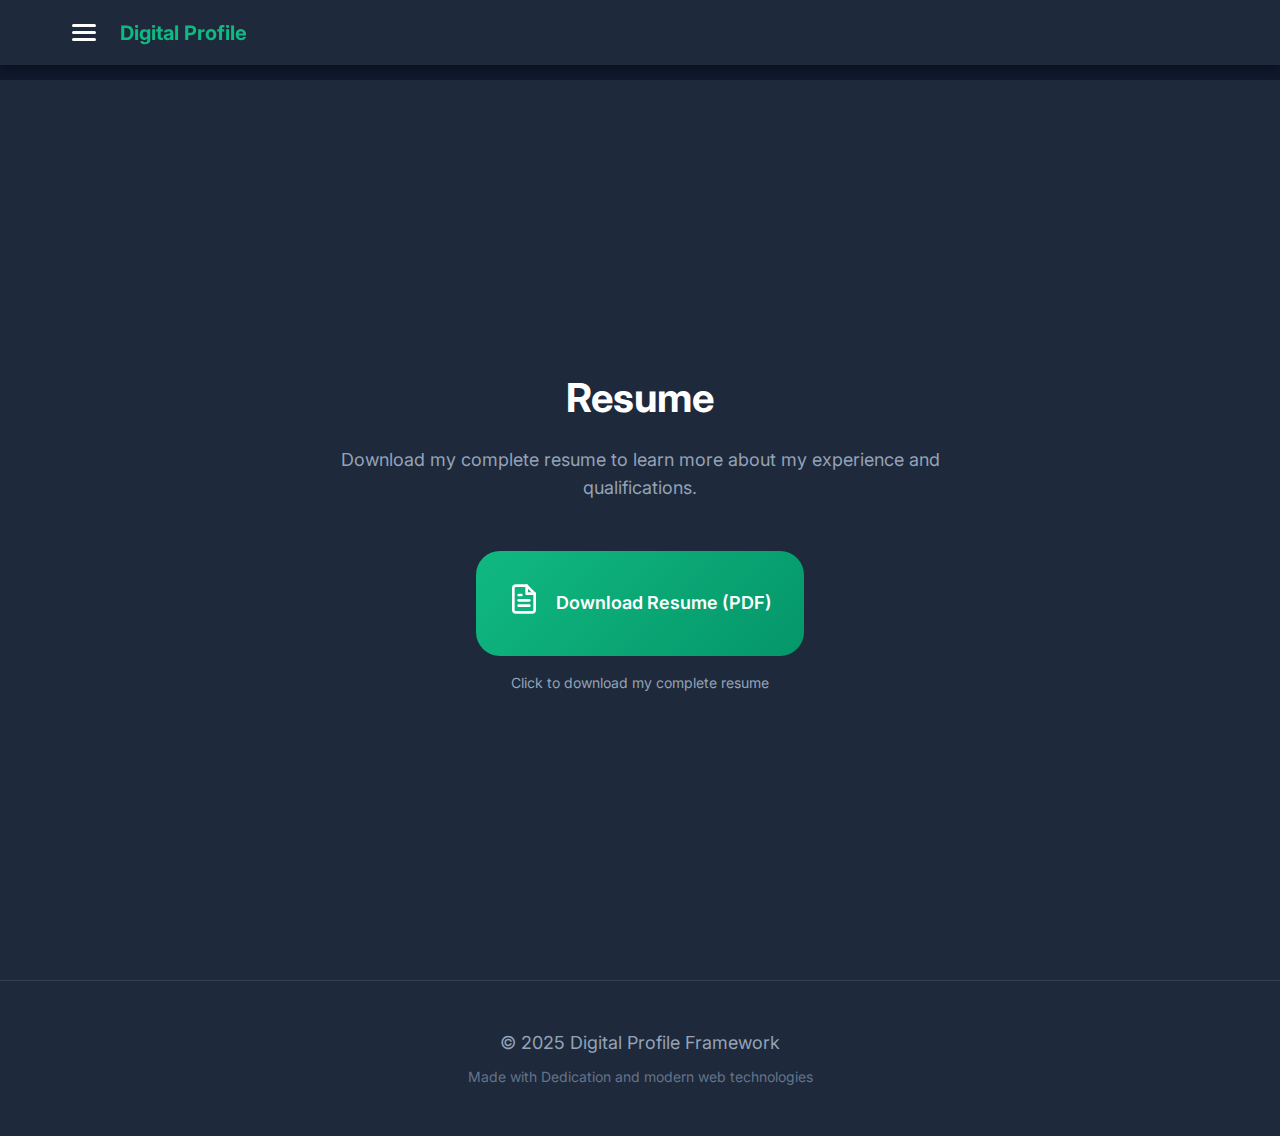
<file: resume.html>
<!DOCTYPE html>
<html lang="en">
<head>
    <meta charset="UTF-8">
    <meta name="viewport" content="width=device-width, initial-scale=1.0">
    <title>Resume - Brian R. Garcia</title>
    <link rel="stylesheet" href="styles.css">
    <link href="https://fonts.googleapis.com/css2?family=Inter:wght@300;400;500;600;700&display=swap" rel="stylesheet">
</head>
<body>
    <!-- Header -->
    <header class="header" id="header">
        <div class="header-container">
            <button class="hamburger" id="hamburger" aria-label="Toggle menu">
                <span class="hamburger-line"></span>
                <span class="hamburger-line"></span>
                <span class="hamburger-line"></span>
            </button>
            <h1 class="logo">Digital Profile</h1>
        </div>
    </header>

    <!-- Side Panel -->
    <div class="side-panel" id="sidePanel">
        <div class="side-panel-overlay" id="sidePanelOverlay"></div>
        <nav class="side-panel-content">
            <div class="side-panel-header">
                <h2>Menu</h2>
                <button class="close-btn" id="closeBtn" aria-label="Close menu">×</button>
            </div>
            <div class="side-panel-links">
                <a href="index.html" class="side-panel-link">Home</a>
                <a href="projects.html" class="side-panel-link">Projects</a>
                <a href="skills.html" class="side-panel-link">Skills</a>
                <a href="activities.html" class="side-panel-link">Activities</a>
                <a href="resume.html" class="side-panel-link active">Resume</a>
                <a href="gallery.html" class="side-panel-link">Gallery</a>
                <a href="blog.html" class="side-panel-link">Blog</a>
                <a href="showcase.html" class="side-panel-link">Showcase</a>
                <a href="about.html" class="side-panel-link">About</a>
                <a href="contacts.html" class="side-panel-link">Contacts</a>
                <a href="reflection.html" class="side-panel-link">Reflection</a>
                <a href="appreciation.html" class="side-panel-link">Appreciation</a>
            </div>
        </nav>
    </div>

    <!-- Resume Section -->
    <section class="section section-alt" id="resume">
        <div class="container">
            <h2 class="section-title">Resume</h2>
            <p class="section-subtitle">Download my complete resume to learn more about my experience and qualifications.</p>
            
            <div class="resume-download">
                <a href="imagefiles/Garcia_Brian_Resume.docx" class="resume-link">
                    <div class="resume-icon">
                        <svg width="32" height="32" viewBox="0 0 24 24" fill="none" stroke="currentColor" stroke-width="2" stroke-linecap="round" stroke-linejoin="round">
                            <path d="M14 2H6a2 2 0 0 0-2 2v16a2 2 0 0 0 2 2h12a2 2 0 0 0 2-2V8z"></path>
                            <polyline points="14,2 14,8 20,8"></polyline>
                            <line x1="16" y1="13" x2="8" y2="13"></line>
                            <line x1="16" y1="17" x2="8" y2="17"></line>
                            <polyline points="10,9 9,9 8,9"></polyline>
                        </svg>
                    </div>
                    <span>Download Resume (PDF)</span>
                </a>
                <p class="resume-note">Click to download my complete resume</p>
            </div>
        </div>
    </section>

    <!-- Footer -->
    <footer class="footer">
        <div class="container">
            <p class="footer-text">© 2025 Digital Profile Framework</p>
            <p class="footer-subtext">Made with Dedication and modern web technologies</p>
        </div>
    </footer>

    <script src="script.js"></script>
</body>
</html>
</file>
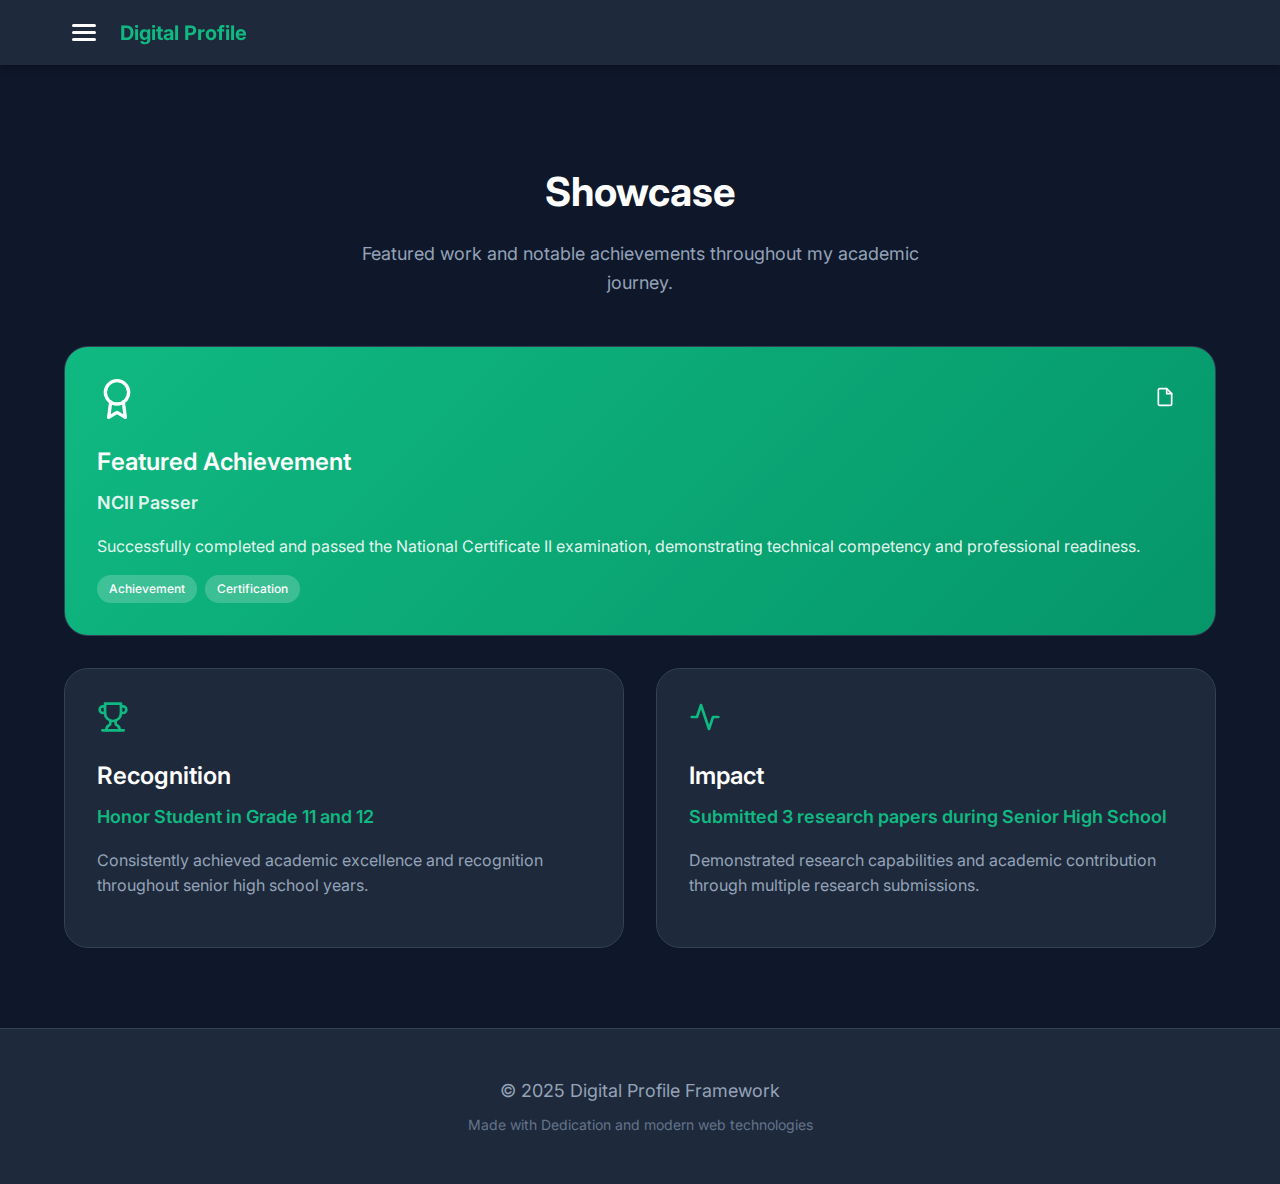
<file: showcase.html>
<!DOCTYPE html>
<html lang="en">
<head>
    <meta charset="UTF-8">
    <meta name="viewport" content="width=device-width, initial-scale=1.0">
    <title>Showcase - Brian R. Garcia</title>
    <link rel="stylesheet" href="styles.css">
    <link href="https://fonts.googleapis.com/css2?family=Inter:wght@300;400;500;600;700&display=swap" rel="stylesheet">
</head>
<body>
    <!-- Header -->
    <header class="header" id="header">
        <div class="header-container">
            <button class="hamburger" id="hamburger" aria-label="Toggle menu">
                <span class="hamburger-line"></span>
                <span class="hamburger-line"></span>
                <span class="hamburger-line"></span>
            </button>
            <h1 class="logo">Digital Profile</h1>
        </div>
    </header>

    <!-- Side Panel -->
    <div class="side-panel" id="sidePanel">
        <div class="side-panel-overlay" id="sidePanelOverlay"></div>
        <nav class="side-panel-content">
            <div class="side-panel-header">
                <h2>Menu</h2>
                <button class="close-btn" id="closeBtn" aria-label="Close menu">×</button>
            </div>
            <div class="side-panel-links">
                <a href="index.html" class="side-panel-link">Home</a>
                <a href="projects.html" class="side-panel-link">Projects</a>
                <a href="skills.html" class="side-panel-link">Skills</a>
                <a href="activities.html" class="side-panel-link">Activities</a>
                <a href="resume.html" class="side-panel-link">Resume</a>
                <a href="gallery.html" class="side-panel-link">Gallery</a>
                <a href="blog.html" class="side-panel-link">Blog</a>
                <a href="showcase.html" class="side-panel-link active">Showcase</a>
                <a href="about.html" class="side-panel-link">About</a>
                <a href="contacts.html" class="side-panel-link">Contacts</a>
                <a href="reflection.html" class="side-panel-link">Reflection</a>
                <a href="appreciation.html" class="side-panel-link">Appreciation</a>
            </div>
        </nav>
    </div>

    <!-- Showcase Section -->
    <section class="section" id="showcase">
        <div class="container">
            <h2 class="section-title">Showcase</h2>
            <p class="section-subtitle">Featured work and notable achievements throughout my academic journey.</p>
            
            <div class="showcase-grid">
                <div class="showcase-item featured">
                    <div class="showcase-icon">
                        <svg width="40" height="40" viewBox="0 0 24 24" fill="none" stroke="currentColor" stroke-width="2" stroke-linecap="round" stroke-linejoin="round">
                            <circle cx="12" cy="8" r="7"></circle>
                            <polyline points="8.21,13.89 7,23 12,20 17,23 15.79,13.88"></polyline>
                        </svg>
                    </div>
                    <div class="showcase-content">
                        <h3>Featured Achievement</h3>
                        <h4>NCII Passer</h4>
                        <p>Successfully completed and passed the National Certificate II examination, demonstrating technical competency and professional readiness.</p>
                        <div class="showcase-tags">
                            <span class="tag">Achievement</span>
                            <span class="tag">Certification</span>
                        </div>
                    </div>
                    <button class="attachment-btn">
                        <a href="imagefiles/NC (1).pdf" class="attachment-link" download>
                        <svg width="20" height="20" viewBox="0 0 24 24" fill="none" stroke="currentColor" stroke-width="2" stroke-linecap="round" stroke-linejoin="round">
                            <path d="M14 2H6a2 2 0 0 0-2 2v16a2 2 0 0 0 2 2h12a2 2 0 0 0 2-2V8z"></path>
                            <polyline points="14,2 14,8 20,8"></polyline>
                        </svg></a>
                    </button>
                </div>
                
                <div class="showcase-item">
                    <div class="showcase-icon">
                        <svg width="32" height="32" viewBox="0 0 24 24" fill="none" stroke="currentColor" stroke-width="2" stroke-linecap="round" stroke-linejoin="round">
                            <path d="M6 9H4.5a2.5 2.5 0 0 1 0-5H6"></path>
                            <path d="M18 9h1.5a2.5 2.5 0 0 0 0-5H18"></path>
                            <path d="M4 22h16"></path>
                            <path d="M10 14.66V17c0 .55-.47.98-.97 1.21C7.85 18.75 7 20.24 7 22"></path>
                            <path d="M14 14.66V17c0 .55.47.98.97 1.21C16.15 18.75 17 20.24 17 22"></path>
                            <path d="M18 2H6v7a6 6 0 0 0 12 0V2Z"></path>
                        </svg>
                    </div>
                    <div class="showcase-content">
                        <h3>Recognition</h3>
                        <h4>Honor Student in Grade 11 and 12</h4>
                        <p>Consistently achieved academic excellence and recognition throughout senior high school years.</p>
                    </div>
                </div>
                
                <div class="showcase-item">
                    <div class="showcase-icon">
                        <svg width="32" height="32" viewBox="0 0 24 24" fill="none" stroke="currentColor" stroke-width="2" stroke-linecap="round" stroke-linejoin="round">
                            <polyline points="22,12 18,12 15,21 9,3 6,12 2,12"></polyline>
                        </svg>
                    </div>
                    <div class="showcase-content">
                        <h3>Impact</h3>
                        <h4>Submitted 3 research papers during Senior High School</h4>
                        <p>Demonstrated research capabilities and academic contribution through multiple research submissions.</p>
                    </div>
                </div>
            </div>
        </div>
    </section>

    <!-- Footer -->
    <footer class="footer">
        <div class="container">
            <p class="footer-text">© 2025 Digital Profile Framework</p>
            <p class="footer-subtext">Made with Dedication and modern web technologies</p>
        </div>
    </footer>

    <script src="script.js"></script>
</body>
</html>
</file>
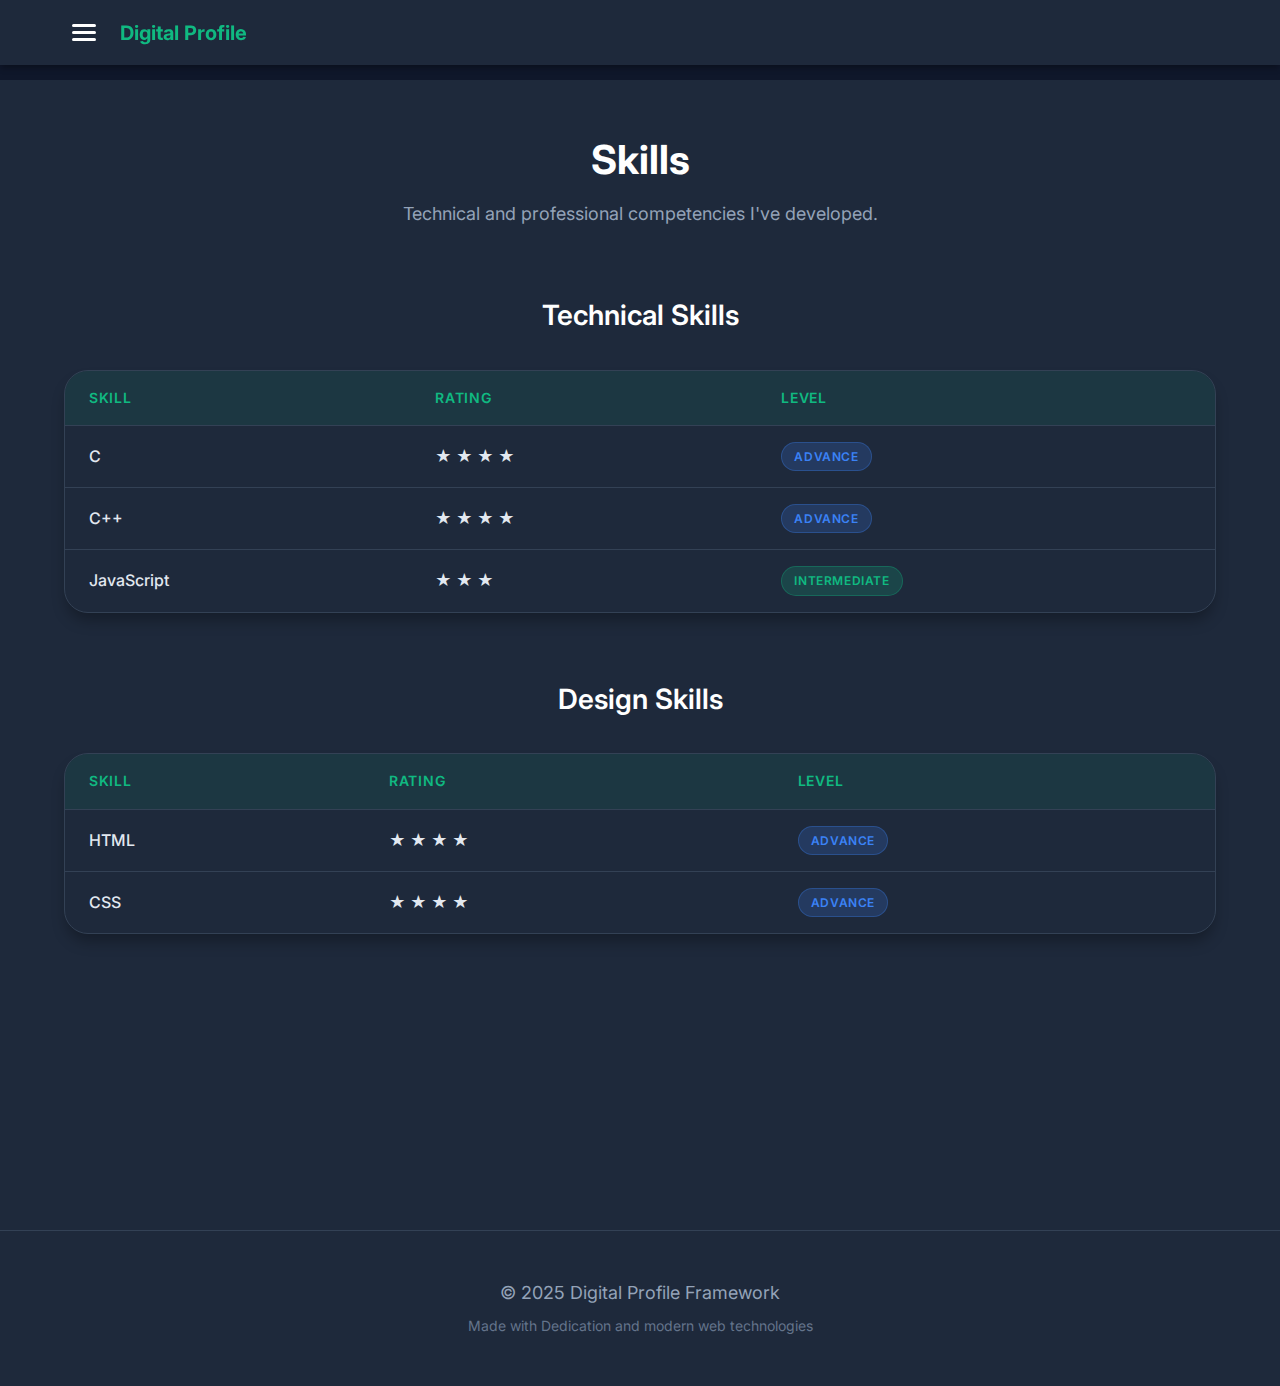
<file: skills.html>
<!DOCTYPE html>
<html lang="en">
<head>
    <meta charset="UTF-8">
    <meta name="viewport" content="width=device-width, initial-scale=1.0">
    <title>Skills - Brian R. Garcia</title>
    <link rel="stylesheet" href="styles.css">
    <link href="https://fonts.googleapis.com/css2?family=Inter:wght@300;400;500;600;700&display=swap" rel="stylesheet">
</head>
<body>
    <!-- Header -->
    <header class="header" id="header">
        <div class="header-container">
            <button class="hamburger" id="hamburger" aria-label="Toggle menu">
                <span class="hamburger-line"></span>
                <span class="hamburger-line"></span>
                <span class="hamburger-line"></span>
            </button>
            <h1 class="logo">Digital Profile</h1>
        </div>
    </header>

    <!-- Side Panel -->
    <div class="side-panel" id="sidePanel">
        <div class="side-panel-overlay" id="sidePanelOverlay"></div>
        <nav class="side-panel-content">
            <div class="side-panel-header">
                <h2>Menu</h2>
                <button class="close-btn" id="closeBtn" aria-label="Close menu">×</button>
            </div>
            <div class="side-panel-links">
                <a href="index.html" class="side-panel-link">Home</a>
                <a href="projects.html" class="side-panel-link">Projects</a>
                <a href="skills.html" class="side-panel-link active">Skills</a>
                <a href="activities.html" class="side-panel-link">Activities</a>
                <a href="resume.html" class="side-panel-link">Resume</a>
                <a href="gallery.html" class="side-panel-link">Gallery</a>
                <a href="blog.html" class="side-panel-link">Blog</a>
                <a href="showcase.html" class="side-panel-link">Showcase</a>
                <a href="about.html" class="side-panel-link">About</a>
                <a href="contacts.html" class="side-panel-link">Contacts</a>
                <a href="reflection.html" class="side-panel-link">Reflection</a>
                <a href="appreciation.html" class="side-panel-link">Appreciation</a>
            </div>
        </nav>
    </div>

    <!-- Skills Section -->
    <section class="section section-alt skills-compact" id="skills">
        <div class="container">
            <h2 class="section-title">Skills</h2>
            <p class="section-subtitle">Technical and professional competencies I've developed.</p>
            
            <!-- Technical Skills Table -->
            <div class="table-section">
                <h3 class="table-title">Technical Skills</h3>
                <div class="table-container">
                    <table class="performance-table">
                        <thead>
                            <tr>
                                <th>Skill</th>
                                <th>Rating</th>
                                <th>Level</th>
                            </tr>
                        </thead>
                        <tbody>
                            <tr>
                                <td>C</td>
                                <td>
                                    <div class="rating-stars">
                                        <span class="star filled">★</span>
                                        <span class="star filled">★</span>
                                        <span class="star filled">★</span>
                                        <span class="star">★</span>
                                        <span class="star"></span>
                                    </div>
                                </td>
                                <td><span class="status-badge status-active">Advance</span></td>
                            </tr>
                            <tr>
                                <td>C++</td>
                                <td>
                                    <div class="rating-stars">
                                        <span class="star filled">★</span>
                                        <span class="star filled">★</span>
                                        <span class="star filled">★</span>
                                        <span class="star filled">★</span>
                                        <span class="star"></span>
                                    </div>
                                </td>
                                <td><span class="status-badge status-active">Advance</span></td>
                            </tr>
                            <tr>
                                <td>JavaScript</td>
                                <td>
                                    <div class="rating-stars">
                                        <span class="star filled">★</span>
                                        <span class="star filled">★</span>
                                        <span class="star filled">★</span>
                                        <span class="star"></span>
                                        <span class="star"></span>
                                    </div>
                                </td>
                                <td><span class="status-badge status-excellent">Intermediate</span></td>
                            </tr>
                        </tbody>
                    </table>
                </div>
            </div>

            <!-- Design Skills Table -->
            <div class="table-section">
                <h3 class="table-title">Design Skills</h3>
                <div class="table-container">
                    <table class="performance-table">
                        <thead>
                            <tr>
                                <th>Skill</th>
                                <th>Rating</th>
                                <th>Level</th>
                            </tr>
                        </thead>
                        <tbody>
                            <tr>
                                <td>HTML</td>
                                <td>
                                    <div class="rating-stars">
                                        <span class="star filled">★</span>
                                        <span class="star filled">★</span>
                                        <span class="star filled">★</span>
                                        <span class="star filled">★</span>
                                        <span class="star"></span>
                                    </div>
                                </td>
                                <td><span class="status-badge status-active">Advance</span></td>
                            </tr>
                            <tr>
                                <td>CSS</td>
                                <td>
                                    <div class="rating-stars">
                                        <span class="star filled">★</span>
                                        <span class="star filled">★</span>
                                        <span class="star filled">★</span>
                                        <span class="star filled">★</span>
                                        <span class="star"></span>
                                    </div>
                                </td>
                                <td><span class="status-badge status-active">Advance</span></td>
                            </tr>
                        </tbody>
                    </table>
                </div>
            </div>

            <!-- Soft Skills Section -->
            <div class="skills-grid" style="margin-top: 3rem;">
                <div class="skill-category">
                    <div class="skill-icon">
                        <svg width="32" height="32" viewBox="0 0 24 24" fill="none" stroke="currentColor" stroke-width="2" stroke-linecap="round" stroke-linejoin="round">
                            <path d="M20.84 4.61a5.5 5.5 0 0 0-7.78 0L12 5.67l-1.06-1.06a5.5 5.5 0 0 0-7.78 7.78l1.06 1.06L12 21.23l7.78-7.78 1.06-1.06a5.5 5.5 0 0 0 0-7.78z"></path>
                        </svg>
                    </div>
                    <h3>Soft Skills</h3>
                    <div class="skill-tags">
                        <span class="skill-tag">Hard Working</span>
                        <span class="skill-tag">Communication</span>
                        <span class="skill-tag">Problem Solving</span>
                        <span class="skill-tag">Willing to Learn</span>
                    </div>
                </div>
            </div>
        </div>
    </section>

    <!-- Footer -->
    <footer class="footer">
        <div class="container">
            <p class="footer-text">© 2025 Digital Profile Framework</p>
            <p class="footer-subtext">Made with Dedication and modern web technologies</p>
        </div>
    </footer>

    <script src="script.js"></script>
</body>
</html>
</file>
<file: styles.css>
/* Reset and Base Styles */
* {
  margin: 0;
  padding: 0;
  box-sizing: border-box;
}

html {
  scroll-behavior: smooth;
}

body {
  font-family: 'Inter', system-ui, -apple-system, BlinkMacSystemFont, 'Segoe UI', Roboto, sans-serif;
  line-height: 1.6;
  color: #e2e8f0;
  background-color: #0f172a;
}

/* Header Styles */
.header {
  background-color: #1e293b;
  color: white;
  position: fixed;
  top: 0;
  left: 0;
  right: 0;
  z-index: 1000;
  box-shadow: 0 4px 6px -1px rgba(0, 0, 0, 0.3);
  transition: all 0.3s ease;
}

.header.scrolled {
  background-color: rgba(30, 41, 59, 0.95);
  backdrop-filter: blur(10px);
}

.header-container {
  max-width: 1200px;
  margin: 0 auto;
  padding: 1rem 1.5rem;
  display: flex;
  align-items: center;
  gap: 1rem;
}

.logo {
  font-size: 1.25rem;
  font-weight: 700;
  color: #10b981;
  flex: 1;
}

/* Hamburger Menu */
.hamburger {
  background: none;
  border: none;
  cursor: pointer;
  padding: 0.5rem;
  border-radius: 0.5rem;
  transition: background-color 0.2s ease;
  display: flex;
  flex-direction: column;
  gap: 4px;
  order: -1;
}

.hamburger:hover {
  background-color: #334155;
}

.hamburger-line {
  width: 24px;
  height: 3px;
  background-color: white;
  border-radius: 2px;
  transition: all 0.3s ease;
}

.hamburger.active .hamburger-line:nth-child(1) {
  transform: rotate(45deg) translate(6px, 6px);
}

.hamburger.active .hamburger-line:nth-child(2) {
  opacity: 0;
}

.hamburger.active .hamburger-line:nth-child(3) {
  transform: rotate(-45deg) translate(6px, -6px);
}

/* Side Panel */
.side-panel {
  position: fixed;
  top: 0;
  left: 0;
  width: 100%;
  height: 100%;
  z-index: 2000;
  pointer-events: none;
  opacity: 0;
  transition: opacity 0.3s ease;
}

.side-panel.active {
  opacity: 1;
  pointer-events: all;
}

.side-panel-overlay {
  position: absolute;
  top: 0;
  left: 0;
  width: 100%;
  height: 100%;
  background-color: rgba(0, 0, 0, 0.5);
  backdrop-filter: blur(4px);
}

.side-panel-content {
  position: absolute;
  top: 0;
  left: 0;
  width: 320px;
  height: 100%;
  background-color: #1e293b;
  box-shadow: 4px 0 20px rgba(0, 0, 0, 0.3);
  transform: translateX(-100%);
  transition: transform 0.3s ease;
  display: flex;
  flex-direction: column;
}

.side-panel.active .side-panel-content {
  transform: translateX(0);
}

.side-panel-header {
  padding: 1.5rem;
  border-bottom: 1px solid #334155;
  display: flex;
  justify-content: space-between;
  align-items: center;
  background-color: #1e293b;
  color: white;
}

.side-panel-header h2 {
  font-size: 1.125rem;
  font-weight: 600;
  color: #10b981;
  margin: 0;
}

.close-btn {
  background: none;
  border: none;
  color: white;
  font-size: 1.5rem;
  cursor: pointer;
  padding: 0.5rem;
  border-radius: 0.5rem;
  transition: background-color 0.2s ease;
  width: 40px;
  height: 40px;
  display: flex;
  align-items: center;
  justify-content: center;
}

.close-btn:hover {
  background-color: rgba(255, 255, 255, 0.1);
}

.side-panel-links {
  flex: 1;
  padding: 1rem 0;
}

.side-panel-link {
  display: flex;
  align-items: center;
  padding: 1rem 1.5rem;
  color: #cbd5e1;
  text-decoration: none;
  transition: all 0.2s ease;
  border-left: 4px solid transparent;
  font-weight: 500;
}

.side-panel-link:hover {
  background-color: #334155;
  border-left-color: #10b981;
  color: #10b981;
  padding-left: 2rem;
}

.side-panel-link.active {
  background-color: rgba(16, 185, 129, 0.1);
  border-left-color: #10b981;
  color: #10b981;
}

/* Hero Section */
.hero {
  background: linear-gradient(135deg, #0f172a 0%, #1e293b 50%, #0f172a 100%);
  color: white;
  padding: 8rem 0 6rem;
  margin-top: 80px;
  text-align: center;
  position: relative;
  overflow: hidden;
  min-height: 100vh;
}

.hero-background {
  position: absolute;
  top: 0;
  left: 0;
  right: 0;
  bottom: 0;
  background: url('data:image/svg+xml,<svg xmlns="http://www.w3.org/2000/svg" viewBox="0 0 100 100"><defs><pattern id="grid" width="10" height="10" patternUnits="userSpaceOnUse"><path d="M 10 0 L 0 0 0 10" fill="none" stroke="rgba(16,185,129,0.1)" stroke-width="1"/></pattern></defs><rect width="100" height="100" fill="url(%23grid)"/></svg>');
  opacity: 0.3;
}

.hero-container {
  max-width: 800px;
  margin: 0 auto;
  padding: 0 1.5rem;
  position: relative;
  z-index: 1;
}

.hero-name {
  font-size: 2.5rem;
  font-weight: 700;
  margin-bottom: 2rem;
  color: #10b981;
  animation: fadeInUp 0.8s ease-out;
}

.hero-image-container {
  margin-bottom: 1.5rem;
  animation: fadeInUp 0.8s ease-out 0.2s both;
}

.hero-image {
  width: 160px;
  height: 160px;
  border-radius: 50%;
  object-fit: cover;
  border: 4px solid #10b981;
  box-shadow: 0 20px 25px -5px rgba(0, 0, 0, 0.3);
}

.hero-block {
  font-size: 1.25rem;
  color: #cbd5e1;
  margin-bottom: 1.5rem;
  font-weight: 500;
  animation: fadeInUp 0.8s ease-out 0.3s both;
}

.hero-title {
  font-size: 2.5rem;
  font-weight: 700;
  margin-bottom: 1.5rem;
  background: linear-gradient(135deg, #10b981, #059669);
  -webkit-background-clip: text;
  -webkit-text-fill-color: transparent;
  background-clip: text;
  animation: fadeInUp 0.8s ease-out 0.4s both;
}

.hero-subtitle {
  font-size: 1.125rem;
  color: #94a3b8;
  margin-bottom: 2rem;
  max-width: 600px;
  margin-left: auto;
  margin-right: auto;
  animation: fadeInUp 0.8s ease-out 0.5s both;
}

.hero-buttons {
  display: flex;
  flex-direction: column;
  gap: 1rem;
  align-items: center;
  animation: fadeInUp 0.8s ease-out 0.6s both;
}

@media (min-width: 640px) {
  .hero-name {
      font-size: 3.5rem;
  }
  
  .hero-title {
      font-size: 3rem;
  }
  
  .hero-buttons {
      flex-direction: row;
      justify-content: center;
  }
}

/* Buttons */
.btn {
  padding: 0.75rem 2rem;
  border-radius: 0.5rem;
  font-weight: 600;
  text-decoration: none;
  border: none;
  cursor: pointer;
  transition: all 0.3s ease;
  font-size: 1rem;
  display: inline-flex;
  align-items: center;
  justify-content: center;
}

.btn-primary {
  background-color: #10b981;
  color: white;
}

.btn-primary:hover {
  background-color: #059669;
  transform: translateY(-2px);
  box-shadow: 0 10px 25px rgba(16, 185, 129, 0.3);
}

.btn-secondary {
  background-color: transparent;
  color: #10b981;
  border: 2px solid #10b981;
}

.btn-secondary:hover {
  background-color: #10b981;
  color: white;
  transform: translateY(-2px);
  box-shadow: 0 10px 25px rgba(16, 185, 129, 0.2);
}

/* Scroll Indicator */
.scroll-indicator {
  position: absolute;
  bottom: 2rem;
  left: 50%;
  transform: translateX(-50%);
  animation: bounce 2s infinite;
}

.chevron-down {
  width: 24px;
  height: 24px;
  border-right: 2px solid #94a3b8;
  border-bottom: 2px solid #94a3b8;
  transform: rotate(45deg);
}

/* Sections */
.section {
  padding: 5rem 0;
  margin-top: 80px;
  min-height: 100vh;
  display: flex;
  align-items: center;
}

.section-alt {
  background-color: #1e293b;
}

/* Skills compact styling */
.skills-compact {
  padding: 3rem 0;
  min-height: auto;
}

.skills-compact .section-title {
  margin-bottom: 0.5rem;
}

.skills-compact .section-subtitle {
  margin: 0 auto 1.5rem;
}

.container {
  max-width: 1200px;
  margin: 0 auto;
  padding: 0 1.5rem;
  width: 100%;
}

.section-title {
  font-size: 2.5rem;
  font-weight: 700;
  text-align: center;
  margin-bottom: 1rem;
  color: white;
}

.section-subtitle {
  font-size: 1.125rem;
  text-align: center;
  color: #94a3b8;
  max-width: 600px;
  margin: 0 auto 3rem;
}

/* Reflection Styles */
.reflection-section {
  margin-bottom: 3rem;
}

.reflection-list {
  list-style: none;
  padding-left: 0;
  margin-top: 1.5rem;
}

.reflection-list li {
  position: relative;
  padding-left: 2rem;
  margin-bottom: 1rem;
  color: #94a3b8;
  line-height: 1.6;
}

.reflection-list li::before {
  content: "→";
  position: absolute;
  left: 0;
  color: #10b981;
  font-weight: bold;
  font-size: 1.1em;
}

.goals-container {
  display: grid;
  gap: 2rem;
  grid-template-columns: 1fr;
  margin-top: 2rem;
}

@media (min-width: 768px) {
  .goals-container {
      grid-template-columns: 1fr 1fr;
  }
}

.goals-section h4 {
  font-size: 1.125rem;
  font-weight: 600;
  color: #10b981;
  margin-bottom: 1rem;
  border-bottom: 2px solid #10b981;
  padding-bottom: 0.5rem;
}

.growth-mindset {
  background: linear-gradient(135deg, #10b981, #059669) !important;
  color: white;
}

.growth-mindset .card-icon {
  color: white !important;
}

.growth-mindset h3 {
  color: white !important;
}

.growth-mindset p {
  color: rgba(255, 255, 255, 0.9) !important;
}

/* Projects Section */
.projects-grid {
  display: grid;
  gap: 1.5rem;
  grid-template-columns: 1fr;
  margin-bottom: 3rem;
}

@media (min-width: 768px) {
  .projects-grid {
      grid-template-columns: repeat(2, 1fr);
  }
}

.project-item {
  background-color: #1e293b;
  border: 1px solid #334155;
  padding: 1.5rem;
  border-radius: 1.5rem;
  transition: all 0.3s ease;
}

.project-item:hover {
  transform: translateY(-4px);
  box-shadow: 0 20px 25px -5px rgba(0, 0, 0, 0.3);
  border-color: rgba(16, 185, 129, 0.5);
}

.project-icon {
  color: #10b981;
  margin-bottom: 1rem;
  display: flex;
}

.project-item h3 {
  font-size: 1.25rem;
  font-weight: 600;
  margin-bottom: 0.75rem;
  color: white;
}

.project-item p {
  color: #94a3b8;
  line-height: 1.6;
  margin-bottom: 1rem;
}

.project-tags {
  display: flex;
  flex-wrap: wrap;
  gap: 0.5rem;
}

.project-tag {
  background-color: rgba(16, 185, 129, 0.2);
  color: #10b981;
  padding: 0.25rem 0.75rem;
  border-radius: 9999px;
  font-size: 0.75rem;
  font-weight: 500;
  border: 1px solid rgba(16, 185, 129, 0.3);
}

.future-projects-section {
  margin-top: 3rem;
  padding-top: 3rem;
  border-top: 1px solid #334155;
}

.future-projects-title {
  font-size: 1.75rem;
  font-weight: 600;
  color: white;
  text-align: center;
  margin-bottom: 1rem;
}

.future-projects-subtitle {
  font-size: 1rem;
  text-align: center;
  color: #94a3b8;
  max-width: 500px;
  margin: 0 auto 2rem;
}

.no-projects {
  text-align: center;
  background-color: #1e293b;
  border: 1px solid #334155;
  border-radius: 1.5rem;
  padding: 2rem;
  max-width: 400px;
  margin: 0 auto;
}

.no-projects-icon {
  font-size: 3rem;
  margin-bottom: 1rem;
}

.no-projects-text {
  font-size: 1.25rem;
  font-weight: 600;
  color: #cbd5e1;
  margin-bottom: 0.75rem;
}

.no-projects-subtext {
  color: #94a3b8;
  font-size: 0.875rem;
}

/* Skills Section */
.skills-grid {
  display: grid;
  gap: 1rem;
  grid-template-columns: 1fr;
}

@media (min-width: 768px) {
  .skills-grid {
      grid-template-columns: repeat(2, 1fr);
  }
}

@media (min-width: 1024px) {
  .skills-grid {
      grid-template-columns: repeat(3, 1fr);
  }
}

.skill-category {
  background-color: #1e293b;
  border: 1px solid #334155;
  padding: 1rem;
  border-radius: 1.5rem;
  transition: all 0.3s ease;
  text-align: center;
}

.skill-category:hover {
  transform: translateY(-8px);
  box-shadow: 0 20px 25px -5px rgba(0, 0, 0, 0.3);
  border-color: rgba(16, 185, 129, 0.5);
}

.skill-icon {
  color: #10b981;
  margin-bottom: 0.75rem;
  display: flex;
  justify-content: center;
}

.skill-category h3 {
  font-size: 1.125rem;
  font-weight: 600;
  margin-bottom: 0.75rem;
  color: white;
}

.skill-tags {
  display: flex;
  flex-wrap: wrap;
  gap: 0.5rem;
  justify-content: center;
}

.skill-tag {
  background-color: rgba(16, 185, 129, 0.2);
  color: #10b981;
  padding: 0.375rem 0.75rem;
  border-radius: 9999px;
  font-size: 0.875rem;
  font-weight: 500;
  border: 1px solid rgba(16, 185, 129, 0.3);
  transition: all 0.2s ease;
}

.skill-tag:hover {
  background-color: rgba(16, 185, 129, 0.3);
  transform: translateY(-1px);
}

/* Activities Section */
.activities-timeline {
  max-width: 800px;
  margin: 0 auto 4rem;
  display: flex;
  flex-direction: column;
  gap: 2rem;
}

.activity-item {
  display: flex;
  gap: 1.5rem;
  padding: 2rem;
  background-color: #1e293b;
  border: 1px solid #334155;
  border-radius: 1.5rem;
  transition: all 0.3s ease;
}

.activity-item:hover {
  transform: translateY(-4px);
  box-shadow: 0 20px 25px -5px rgba(0, 0, 0, 0.3);
  border-color: rgba(16, 185, 129, 0.5);
}

.activity-icon {
  flex-shrink: 0;
  width: 48px;
  height: 48px;
  background-color: rgba(16, 185, 129, 0.2);
  border: 1px solid rgba(16, 185, 129, 0.3);
  border-radius: 0.75rem;
  display: flex;
  align-items: center;
  justify-content: center;
  color: #10b981;
}

.activity-content {
  flex: 1;
}

.activity-year {
  color: #10b981;
  font-weight: 700;
  font-size: 1.125rem;
  margin-bottom: 0.5rem;
}

.activity-content h3 {
  font-size: 1.25rem;
  font-weight: 600;
  margin-bottom: 0.75rem;
  color: white;
}

.activity-content p {
  color: #94a3b8;
  line-height: 1.6;
}

.attachment-btn {
  background-color: transparent !important;
  color: white !important;
  padding: 0.5rem;
  border-radius: 0.5rem;
  position: relative;
}

.attachment-btn svg {
  stroke: white !important;
}

.attachment-btn::after {
  content: "Password: 06182005G";
  position: absolute;
  top: -2.5rem;
  right: 50%;
  transform: translateX(50%);
  background-color: #1e293b;
  color: #10b981;
  padding: 0.4rem 0.8rem;
  border-radius: 0.5rem;
  white-space: nowrap;
  opacity: 0;
  pointer-events: none;
  transition: opacity 0.3s ease, transform 0.3s ease;
  font-size: 0.875rem;
  font-weight: 500;
  box-shadow: 0 4px 10px rgba(0,0,0,0.3);
}

.attachment-btn:hover::after {
  opacity: 1;
  transform: translateX(50%) translateY(-5px);
}

/* Table Section */
.table-section {
  margin-top: 4rem;
}

.table-title {
  font-size: 1.75rem;
  font-weight: 600;
  color: white;
  text-align: center;
  margin-bottom: 2rem;
}

.table-container {
  background-color: #1e293b;
  border: 1px solid #334155;
  border-radius: 1.5rem;
  overflow: hidden;
  box-shadow: 0 10px 15px -3px rgba(0, 0, 0, 0.3);
}

.performance-table {
  width: 100%;
  border-collapse: collapse;
}

.performance-table th,
.performance-table td {
  padding: 1rem 1.5rem;
  text-align: left;
  border-bottom: 1px solid #334155;
}

.performance-table th {
  background-color: rgba(16, 185, 129, 0.1);
  color: #10b981;
  font-weight: 600;
  font-size: 0.875rem;
  text-transform: uppercase;
  letter-spacing: 0.05em;
}

.performance-table td {
  color: #e2e8f0;
  font-weight: 500;
}

.performance-table tbody tr {
  transition: background-color 0.2s ease;
}

.performance-table tbody tr:hover {
  background-color: rgba(16, 185, 129, 0.05);
}

.performance-table tbody tr:last-child td {
  border-bottom: none;
}

.status-badge {
  display: inline-flex;
  align-items: center;
  padding: 0.25rem 0.75rem;
  border-radius: 9999px;
  font-size: 0.75rem;
  font-weight: 600;
  text-transform: uppercase;
  letter-spacing: 0.05em;
}

.status-excellent {
  background-color: rgba(16, 185, 129, 0.2);
  color: #10b981;
  border: 1px solid rgba(16, 185, 129, 0.3);
}

.status-active {
  background-color: rgba(59, 130, 246, 0.2);
  color: #3b82f6;
  border: 1px solid rgba(59, 130, 246, 0.3);
}

.status-completed {
  background-color: rgba(168, 85, 247, 0.2);
  color: #a855f7;
  border: 1px solid rgba(168, 85, 247, 0.3);
}

/* Resume Section */
.resume-download {
  text-align: center;
  max-width: 400px;
  margin: 0 auto;
}

.resume-link {
  display: inline-flex;
  align-items: center;
  gap: 1rem;
  padding: 2rem;
  background: linear-gradient(135deg, #10b981, #059669);
  color: white;
  text-decoration: none;
  border-radius: 1.5rem;
  font-size: 1.125rem;
  font-weight: 600;
  transition: all 0.3s ease;
  margin-bottom: 1rem;
}

.resume-link:hover {
  transform: translateY(-4px);
  box-shadow: 0 20px 25px -5px rgba(16, 185, 129, 0.3);
}

.resume-icon {
  color: white;
}

.resume-note {
  color: #94a3b8;
  font-size: 0.875rem;
}

/* Gallery Section */
.gallery-grid {
  display: grid;
  gap: 1.5rem;
  grid-template-columns: repeat(4, 1fr);
  grid-auto-rows: 200px;
}

@media (max-width: 1024px) {
  .gallery-grid {
    grid-template-columns: repeat(3, 1fr);
  }
}

@media (max-width: 768px) {
  .gallery-grid {
    grid-template-columns: repeat(2, 1fr);
    grid-auto-rows: 180px;
  }
}

@media (max-width: 640px) {
  .gallery-grid {
    grid-template-columns: 1fr;
    grid-auto-rows: 250px;
  }
}

.gallery-item {
  position: relative;
  background-color: #1e293b;
  border: 1px solid #334155;
  border-radius: 1rem;
  overflow: hidden;
  cursor: pointer;
  transition: all 0.3s ease;
}

/* Collage size variations */
.gallery-item-large {
  grid-column: span 2;
  grid-row: span 2;
}

.gallery-item-tall {
  grid-row: span 2;
}

.gallery-item-wide {
  grid-column: span 2;
}

@media (max-width: 1024px) {
  .gallery-item-large {
    grid-column: span 2;
    grid-row: span 2;
  }
  
  .gallery-item-tall {
    grid-row: span 1;
  }
  
  .gallery-item-wide {
    grid-column: span 2;
  }
}

@media (max-width: 768px) {
  .gallery-item-large {
    grid-column: span 2;
    grid-row: span 2;
  }
  
  .gallery-item-tall {
    grid-row: span 1;
  }
  
  .gallery-item-wide {
    grid-column: span 2;
  }
}

@media (max-width: 640px) {
  .gallery-item-large,
  .gallery-item-tall,
  .gallery-item-wide {
    grid-column: span 1;
    grid-row: span 1;
  }
}

.gallery-item:hover {
  transform: translateY(-8px);
  box-shadow: 0 20px 25px -5px rgba(0, 0, 0, 0.3);
  border-color: rgba(16, 185, 129, 0.5);
}

.gallery-image {
  width: 50%;
  height: 50%;
  object-fit: cover;
  transition: transform 0.3s ease;
}

.gallery-item:hover .gallery-image {
  transform: scale(1.1);
}

.gallery-overlay {
  position: absolute;
  inset: 0;
  background-color: rgba(0, 0, 0, 0.5);
  display: flex;
  align-items: center;
  justify-content: center;
  opacity: 0;
  transition: opacity 0.3s ease;
}

.gallery-item:hover .gallery-overlay {
  opacity: 1;
}

.gallery-plus {
  color: white;
  font-size: 2rem;
  font-weight: 300;
}

.gallery-caption {
  position: absolute;
  bottom: 0;
  left: 0;
  right: 0;
  background: linear-gradient(to top, rgba(0, 0, 0, 0.8), transparent);
  color: white;
  padding: 1rem;
  font-size: 0.875rem;
  font-weight: 500;
}

/* Modal */
.modal {
  position: fixed;
  inset: 0;
  z-index: 3000;
  display: flex;
  align-items: center;
  justify-content: center;
  padding: 1rem;
  background-color: rgba(0, 0, 0, 0.9);
  backdrop-filter: blur(4px);
  opacity: 0;
  pointer-events: none;
  transition: opacity 0.3s ease;
}

.modal.active {
  opacity: 1;
  pointer-events: all;
}

.modal-content {
  position: relative;
  max-width: 90vw;
  max-height: 90vh;
}

.modal-close {
  position: absolute;
  top: -3rem;
  right: 0;
  background: none;
  border: none;
  color: white;
  font-size: 2rem;
  cursor: pointer;
  padding: 0.5rem;
  border-radius: 0.5rem;
  transition: background-color 0.2s ease;
}

.modal-close:hover {
  background-color: rgba(255, 255, 255, 0.1);
}

#modalImage {
  max-width: 100%;
  max-height: 100%;
  object-fit: contain;
  border-radius: 0.75rem;
}

/* Adjust modal image size for JFIF files */
#modalImage[src*=".jfif"] {
  max-width: 80%;
  max-height: 80%;
}

/* Blog Section */
.blog-content {
  display: grid;
  gap: 2rem;
  grid-template-columns: 1fr;
}

@media (min-width: 1024px) {
  .blog-content {
      grid-template-columns: 2fr 1fr;
  }
}

.blog-post {
  background-color: #1e293b;
  border: 1px solid #334155;
  border-radius: 1.5rem;
  overflow: hidden;
  transition: all 0.3s ease;
}

.blog-post:hover {
  transform: translateY(-4px);
  box-shadow: 0 20px 25px -5px rgba(0, 0, 0, 0.3);
  border-color: rgba(16, 185, 129, 0.5);
}

.blog-post.featured-post {
  border: 2px solid #10b981;
}

.blog-post-header {
  padding: 2rem;
}

.blog-meta {
  display: flex;
  align-items: center;
  gap: 1rem;
  margin-bottom: 1rem;
}

.blog-date {
  color: #94a3b8;
  font-size: 0.875rem;
}

.blog-category {
  background-color: rgba(16, 185, 129, 0.2);
  color: #10b981;
  padding: 0.25rem 0.75rem;
  border-radius: 9999px;
  font-size: 0.75rem;
  font-weight: 500;
  border: 1px solid rgba(16, 185, 129, 0.3);
}

.blog-title {
  font-size: 1.5rem;
  font-weight: 600;
  color: white;
  margin-bottom: 1rem;
  line-height: 1.3;
}

.blog-excerpt {
  color: #94a3b8;
  line-height: 1.6;
  margin-bottom: 1.5rem;
}

.video-container {
  position: relative;
  width: 100%;
  height: 0;
  padding-bottom: 56.25%; /* 16:9 aspect ratio */
  margin-bottom: 1.5rem;
}

.video-container iframe {
  position: absolute;
  top: 0;
  left: 0;
  width: 100%;
  height: 100%;
  border-radius: 0;
}

.blog-post-content {
  padding: 0 2rem 2rem;
}

.blog-post-content p {
  color: #cbd5e1;
  line-height: 1.6;
  margin-bottom: 1.5rem;
}

.blog-tags {
  display: flex;
  flex-wrap: wrap;
  gap: 0.5rem;
}

.blog-tag {
  background-color: rgba(148, 163, 184, 0.2);
  color: #94a3b8;
  padding: 0.25rem 0.75rem;
  border-radius: 9999px;
  font-size: 0.75rem;
  font-weight: 500;
  border: 1px solid rgba(148, 163, 184, 0.3);
}

.blog-sidebar {
  display: flex;
  flex-direction: column;
  gap: 1.5rem;
}

.sidebar-widget {
  background-color: #1e293b;
  border: 1px solid #334155;
  border-radius: 1rem;
  padding: 1.5rem;
}

.sidebar-widget h4 {
  color: white;
  font-size: 1.125rem;
  font-weight: 600;
  margin-bottom: 1rem;
  border-bottom: 2px solid #10b981;
  padding-bottom: 0.5rem;
}

.topic-list,
.category-list {
  list-style: none;
  padding: 0;
}

.topic-list li,
.category-list li {
  margin-bottom: 0.75rem;
}

.topic-list a,
.category-list a {
  color: #94a3b8;
  text-decoration: none;
  transition: color 0.2s ease;
  display: flex;
  align-items: center;
  justify-content: space-between;
}

.topic-list a:hover,
.category-list a:hover {
  color: #10b981;
}

.category-list span {
  background-color: rgba(16, 185, 129, 0.2);
  color: #10b981;
  padding: 0.125rem 0.5rem;
  border-radius: 9999px;
  font-size: 0.75rem;
  font-weight: 500;
}

/* Showcase Section */
.showcase-grid {
  display: grid;
  gap: 2rem;
  grid-template-columns: 1fr;
}

@media (min-width: 1024px) {
  .showcase-grid {
      grid-template-columns: 1fr 1fr;
  }
}

.showcase-item {
  background-color: #1e293b;
  border: 1px solid #334155;
  padding: 2rem;
  border-radius: 1.5rem;
  transition: all 0.3s ease;
  position: relative;
}

.showcase-item:hover {
  transform: translateY(-4px);
  box-shadow: 0 20px 25px -5px rgba(0, 0, 0, 0.3);
  border-color: rgba(16, 185, 129, 0.5);
}

.showcase-item.featured {
  background: linear-gradient(135deg, #10b981, #059669);
  color: white;
  grid-column: 1 / -1;
}

.showcase-icon {
  color: #10b981;
  margin-bottom: 1.5rem;
  display: flex;
}

.showcase-item.featured .showcase-icon {
  color: white;
}

.showcase-content h3 {
  font-size: 1.5rem;
  font-weight: 600;
  margin-bottom: 0.5rem;
  color: white;
}

.showcase-content h4 {
  font-size: 1.125rem;
  font-weight: 600;
  margin-bottom: 1rem;
  color: #10b981;
}

.showcase-item.featured .showcase-content h4 {
  color: rgba(255, 255, 255, 0.9);
}

.showcase-content p {
  line-height: 1.6;
  margin-bottom: 1rem;
  color: #94a3b8;
}

.showcase-item.featured .showcase-content p {
  color: rgba(255, 255, 255, 0.9);
}

.showcase-tags {
  display: flex;
  gap: 0.5rem;
  flex-wrap: wrap;
}

.tag {
  background-color: rgba(255, 255, 255, 0.2);
  color: white;
  padding: 0.25rem 0.75rem;
  border-radius: 9999px;
  font-size: 0.75rem;
  font-weight: 500;
}

.attachment-btn {
  position: absolute;
  top: 2rem;
  right: 2rem;
  background-color: rgba(255, 255, 255, 0.2);
  border: none;
  color: white;
  padding: 0.5rem;
  border-radius: 0.5rem;
  cursor: pointer;
  transition: background-color 0.2s ease;
}

.attachment-btn:hover {
  background-color: rgba(255, 255, 255, 0.3);
}

/* About Section */
.about-grid {
  display: grid;
  gap: 2rem;
  grid-template-columns: 1fr;
}

@media (min-width: 1024px) {
  .about-grid {
      grid-template-columns: 1fr 1fr;
      align-items: start;
  }
}

.about-card {
  background-color: #1e293b;
  border: 1px solid #334155;
  padding: 2rem;
  border-radius: 1.5rem;
  transition: all 0.3s ease;
}

.about-card:hover {
  transform: translateY(-4px);
  box-shadow: 0 20px 25px -5px rgba(0, 0, 0, 0.3);
  border-color: rgba(16, 185, 129, 0.5);
}

.about-card.featured {
  background: linear-gradient(135deg, #10b981, #059669);
  color: white;
  grid-column: 1 / -1;
}

@media (min-width: 1024px) {
  .about-card.featured {
      grid-column: 1;
      grid-row: 1 / 3;
  }
}

.card-icon {
  color: #10b981;
  margin-bottom: 1.5rem;
  display: flex;
}

.about-card.featured .card-icon {
  color: white;
}

.about-card h3 {
  font-size: 1.5rem;
  font-weight: 600;
  margin-bottom: 1rem;
  color: white;
}

.about-card p {
  line-height: 1.6;
  color: #94a3b8;
}

.about-card.featured p {
  color: rgba(255, 255, 255, 0.9);
}

/* Appreciation specific styles */
.appreciation-container {
  max-width: 800px;
  margin: 0 auto;
}

/* Contacts Section */
.contacts-grid {
  display: grid;
  gap: 3rem;
  grid-template-columns: 1fr;
}

@media (min-width: 1024px) {
  .contacts-grid {
      grid-template-columns: 1fr 1fr;
  }
}

.contact-group-title {
  font-size: 1.5rem;
  font-weight: 600;
  color: white;
  margin-bottom: 2rem;
}

.connect-title {
  font-size: 1.25rem;
  font-weight: 600;
  color: white;
  margin: 2rem 0 1rem;
}

.contact-item {
  display: flex;
  align-items: center;
  gap: 1rem;
  padding: 1.5rem;
  background-color: #1e293b;
  border: 1px solid #334155;
  border-radius: 1rem;
  margin-bottom: 1rem;
  transition: all 0.3s ease;
  text-decoration: none;
  color: inherit;
}

.contact-item:hover {
  transform: translateY(-2px);
  box-shadow: 0 10px 15px -3px rgba(0, 0, 0, 0.3);
  border-color: rgba(16, 185, 129, 0.5);
}

.contact-icon {
  flex-shrink: 0;
  width: 48px;
  height: 48px;
  background-color: rgba(16, 185, 129, 0.2);
  border: 1px solid rgba(16, 185, 129, 0.3);
  border-radius: 0.75rem;
  display: flex;
  align-items: center;
  justify-content: center;
  color: #10b981;
}

.contact-item:hover .contact-icon {
  background-color: rgba(16, 185, 129, 0.3);
}

.contact-info {
  flex: 1;
}

.contact-label {
  font-size: 0.875rem;
  font-weight: 500;
  color: #94a3b8;
  margin-bottom: 0.25rem;
}

.contact-link {
  color: white;
  text-decoration: none;
  transition: color 0.2s ease;
}

.contact-link:hover {
  color: #10b981;
}

.contact-text {
  color: white;
}

.social-link {
  display: flex;
  align-items: center;
  gap: 1rem;
  padding: 1.5rem;
  background-color: #1e293b;
  border: 1px solid #334155;
  border-radius: 1rem;
  text-decoration: none;
  color: inherit;
  transition: all 0.3s ease;
  margin-bottom: 1rem;
}

.social-link:hover {
  transform: translateY(-2px);
  box-shadow: 0 10px 15px -3px rgba(0, 0, 0, 0.3);
  border-color: rgba(16, 185, 129, 0.5);
}

.social-link:hover .contact-icon {
  background-color: rgba(16, 185, 129, 0.3);
}

/* Form Styles */
.feedback-form {
  background-color: #1e293b;
  border: 1px solid #334155;
  border-radius: 1.5rem;
  padding: 2rem;
}

.form-group {
  margin-bottom: 1.5rem;
}

.form-label {
  display: block;
  color: white;
  font-weight: 500;
  margin-bottom: 0.5rem;
  font-size: 0.875rem;
}

.form-input,
.form-textarea,
.form-select {
  width: 100%;
  padding: 0.75rem 1rem;
  background-color: #0f172a;
  border: 1px solid #334155;
  border-radius: 0.5rem;
  color: white;
  font-size: 1rem;
  transition: all 0.3s ease;
  font-family: inherit;
}

.form-input:focus,
.form-textarea:focus,
.form-select:focus {
  outline: none;
  border-color: #10b981;
  box-shadow: 0 0 0 3px rgba(16, 185, 129, 0.1);
}

.form-textarea {
  resize: vertical;
  min-height: 120px;
}

.form-select {
  cursor: pointer;
}

.form-submit {
  background: linear-gradient(135deg, #10b981, #059669);
  color: white;
  border: none;
  padding: 0.875rem 2rem;
  border-radius: 0.5rem;
  font-weight: 600;
  font-size: 1rem;
  cursor: pointer;
  transition: all 0.3s ease;
  display: flex;
  align-items: center;
  gap: 0.5rem;
  justify-content: center;
  width: 100%;
}

.form-submit:hover {
  transform: translateY(-2px);
  box-shadow: 0 10px 25px rgba(16, 185, 129, 0.3);
}

.form-submit:active {
  transform: translateY(0);
}

.form-message {
  margin-top: 1rem;
  padding: 0.75rem 1rem;
  border-radius: 0.5rem;
  font-weight: 500;
  display: none;
}

.form-message.success {
  background-color: rgba(16, 185, 129, 0.2);
  color: #10b981;
  border: 1px solid rgba(16, 185, 129, 0.3);
  display: block;
}

.form-message.error {
  background-color: rgba(239, 68, 68, 0.2);
  color: #ef4444;
  border: 1px solid rgba(239, 68, 68, 0.3);
  display: block;
}

/* Footer */
.footer {
  background-color: #1e293b;
  border-top: 1px solid #334155;
  color: white;
  padding: 3rem 0;
  text-align: center;
}

.footer-text {
  color: #94a3b8;
  margin-bottom: 0.5rem;
  font-size: 1.125rem;
}

.footer-subtext {
  color: #64748b;
  font-size: 0.875rem;
}

/* Animations */
@keyframes fadeInUp {
  from {
      opacity: 0;
      transform: translateY(30px);
  }
  to {
      opacity: 1;
      transform: translateY(0);
  }
}

@keyframes bounce {
  0%, 20%, 53%, 80%, 100% {
      transform: translateX(-50%) translateY(0);
  }
  40%, 43% {
      transform: translateX(-50%) translateY(-10px);
  }
  70% {
      transform: translateX(-50%) translateY(-5px);
  }
  90% {
      transform: translateX(-50%) translateY(-2px);
  }
}

/* Responsive Design */
@media (max-width: 767px) {
  .hero {
      padding: 6rem 0 4rem;
      margin-top: 70px;
  }
  
  .hero-name {
      font-size: 2rem;
  }
  
  .hero-title {
      font-size: 2rem;
  }
  
  .hero-subtitle {
      font-size: 1rem;
  }
  
  .section {
      padding: 3rem 0;
  }
  
  .section-title {
      font-size: 2rem;
  }
  
  .side-panel-content {
      width: 280px;
  }

  .performance-table {
      font-size: 0.875rem;
  }
  
  .performance-table th,
  .performance-table td {
      padding: 0.75rem 1rem;
  }

  .blog-content {
      grid-template-columns: 1fr;
  }

  .contacts-grid {
      grid-template-columns: 1fr;
  }
}

@media (max-width: 640px) {
  .table-container {
      overflow-x: auto;
  }
  
  .performance-table {
      min-width: 600px;
  }
}

/* Focus styles for accessibility */
.hamburger:focus,
.side-panel-link:focus,
.btn:focus,
.form-input:focus,
.form-textarea:focus,
.form-select:focus,
.form-submit:focus {
  outline: 2px solid #10b981;
  outline-offset: 2px;
}

/* Smooth scrolling enhancement */
@media (prefers-reduced-motion: no-preference) {
  html {
      scroll-behavior: smooth;
  }

}
</file>
